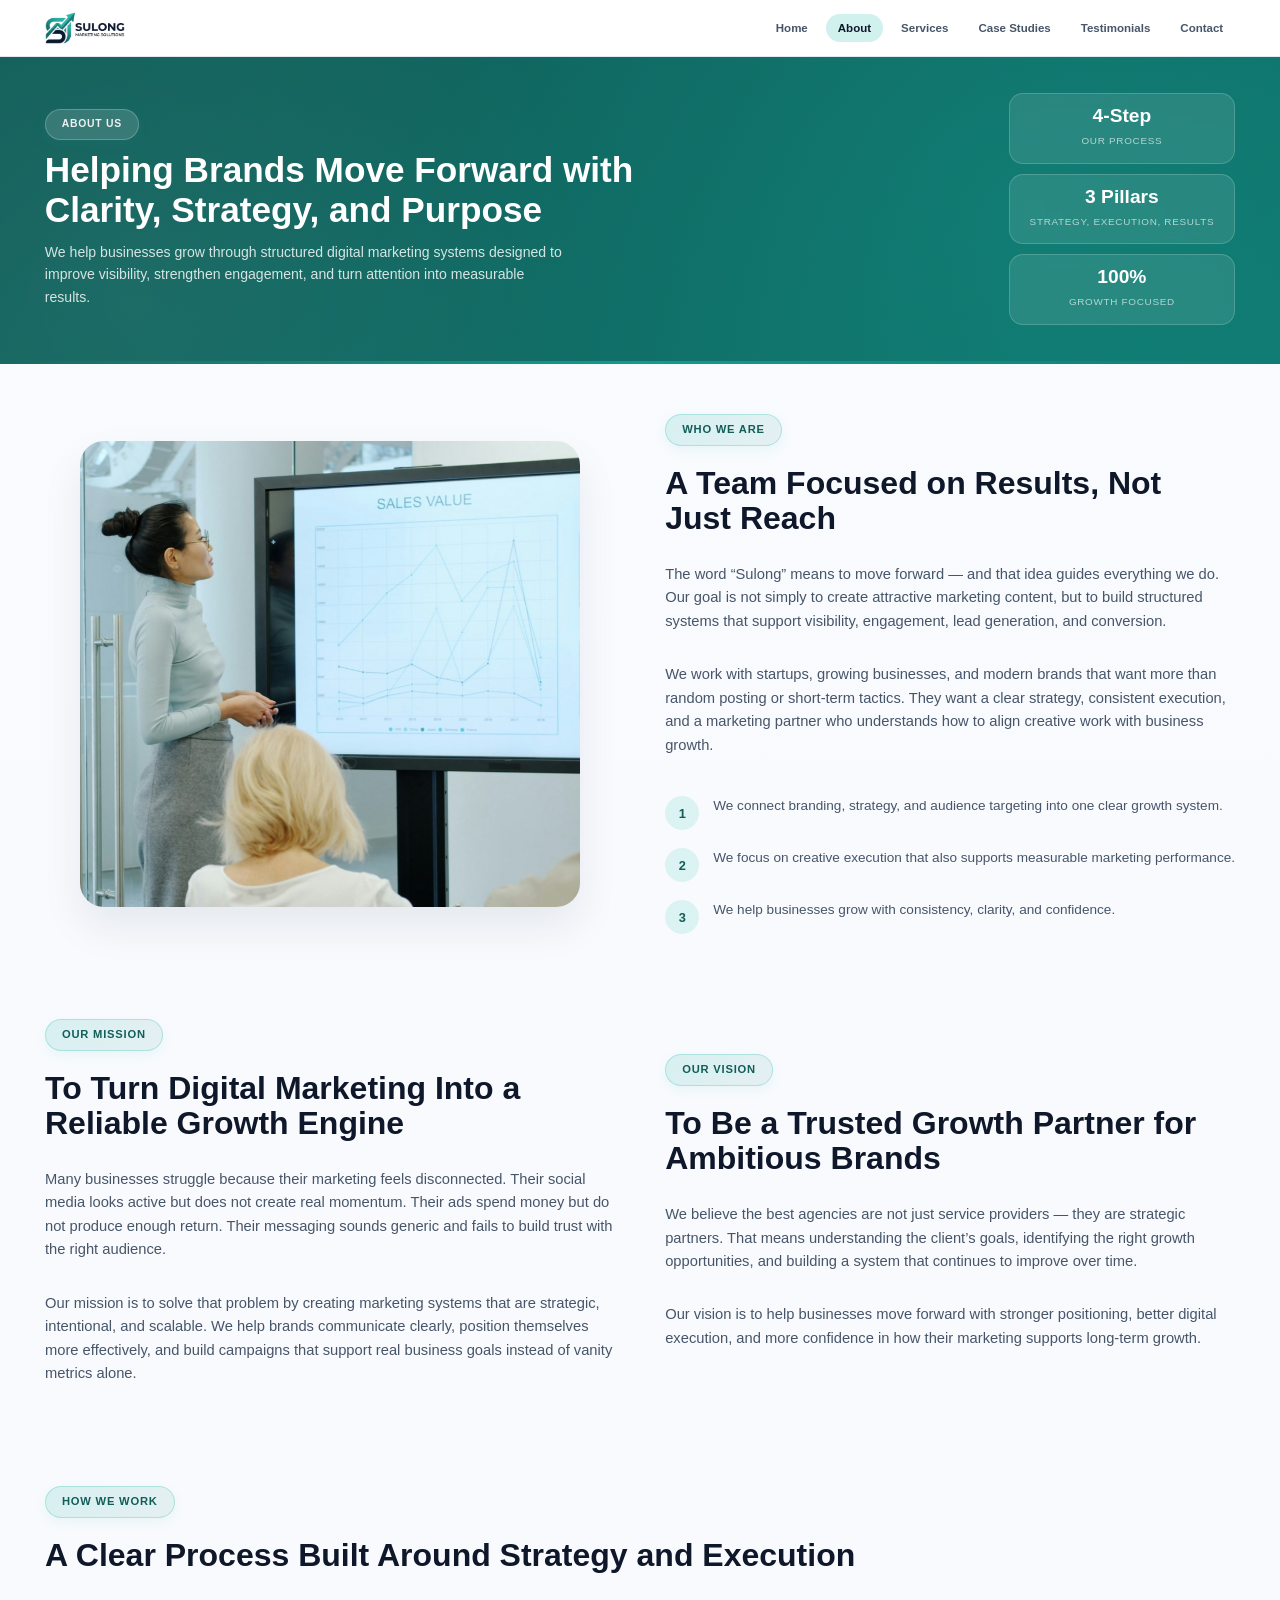
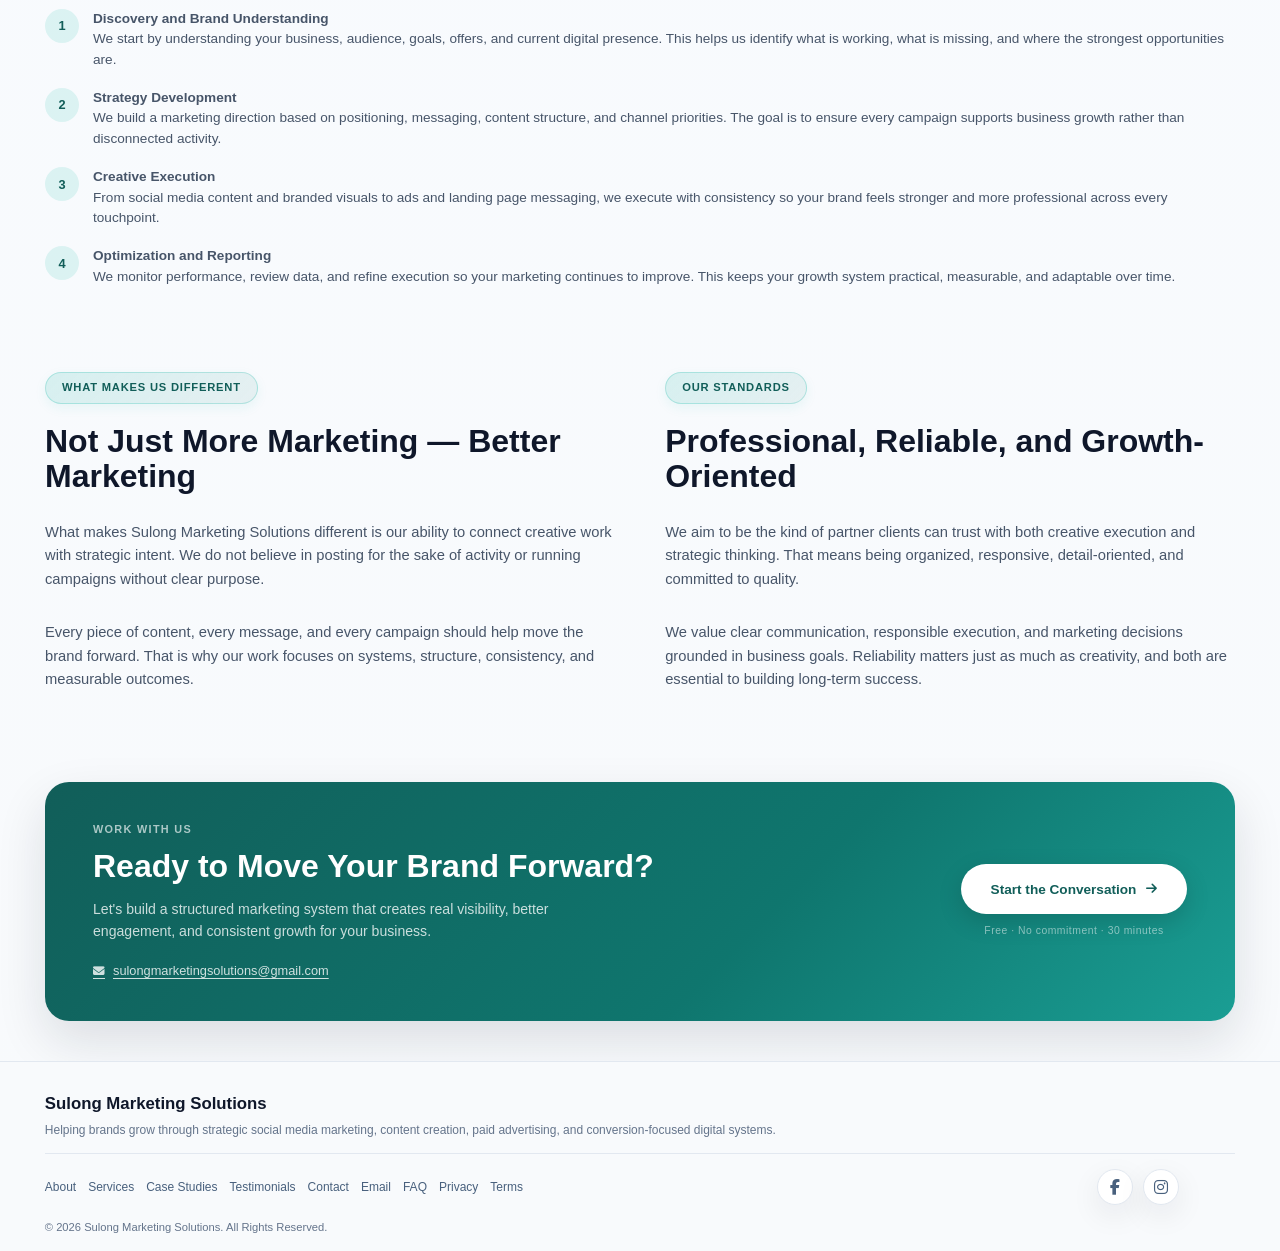
<file: about.html>
<!doctype html>
<html lang="en">
<head>
  <meta charset="UTF-8" />
  <meta name="viewport" content="width=device-width, initial-scale=1.0" />
  <title>Sulong Marketing Solutions</title>

  <link rel="icon" type="image/png" href="images/logo-icon.png">
  <link rel="stylesheet" href="css/styles.css" />
  <link rel="stylesheet" href="https://cdnjs.cloudflare.com/ajax/libs/font-awesome/6.5.0/css/all.min.css">
</head>
<body>
  <div id="app"></div>
  <script type="module" src="js/about.js"></script>
  <script src="js/tidio-init.js"></script>
  <script src="//code.tidio.co/pt4v3wbse7sjypvx1kqiw0dqfqdtsn85.js" async></script>
  <script src="js/debugger.js"></script>
</body>
</html>
</file>
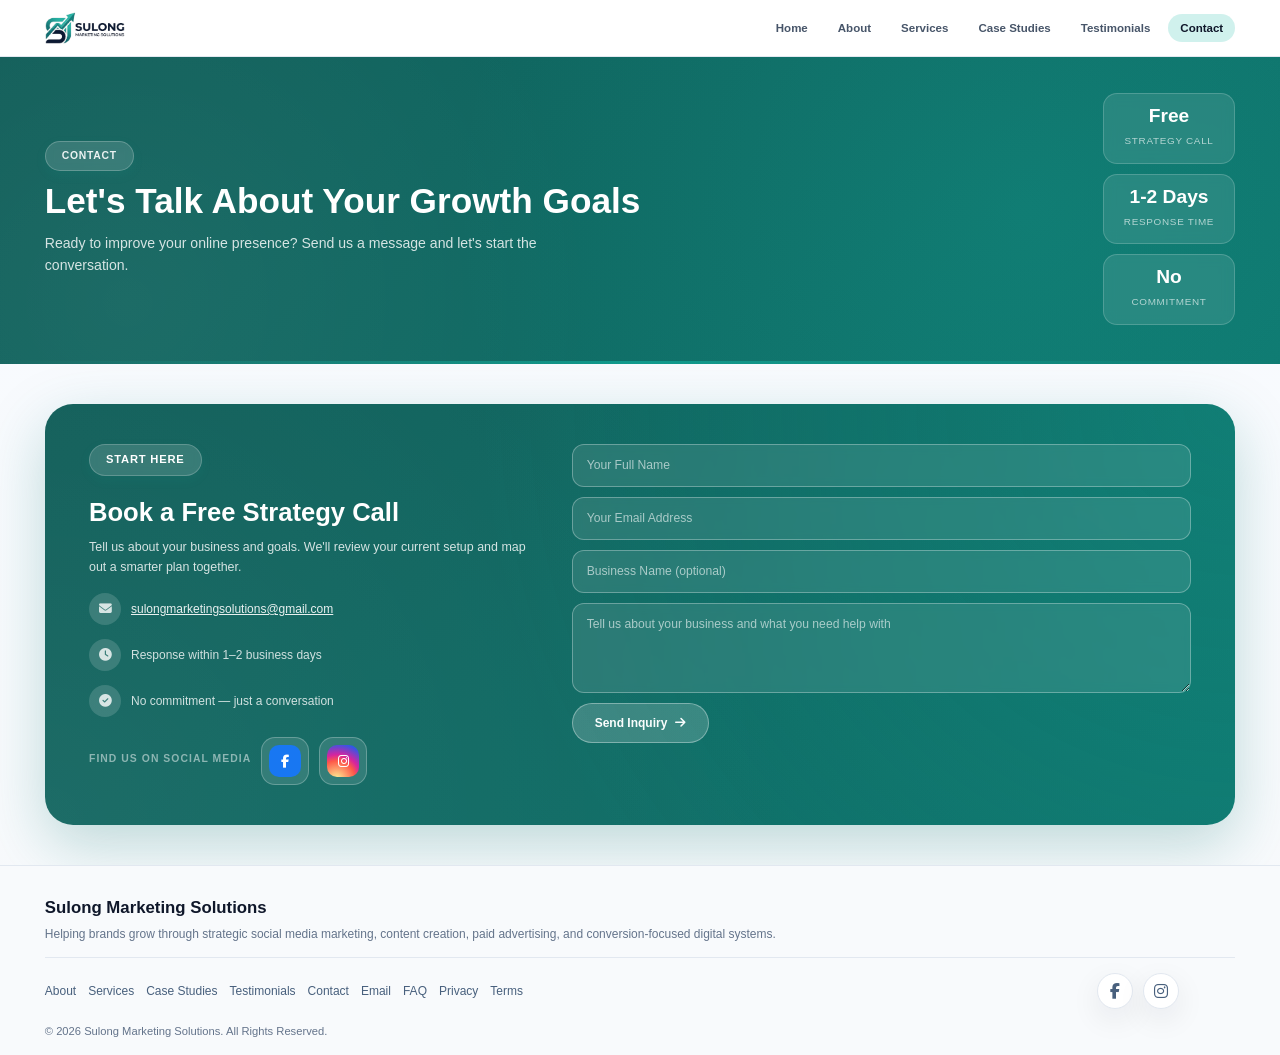
<file: contact - Copy.html>
<!doctype html>
<html lang="en">
<head>
  <meta charset="UTF-8" />
  <meta name="viewport" content="width=device-width, initial-scale=1.0" />
  <title>Sulong Marketing Solutions</title>

  <link rel="icon" type="image/png" href="images/logo-icon.png">
  <link rel="stylesheet" href="css/styles.css" />
  <link rel="stylesheet" href="https://cdnjs.cloudflare.com/ajax/libs/font-awesome/6.5.0/css/all.min.css">
</head>
<body>
  <div id="app"></div>
  <script type="module" src="js/contact.js"></script>
</body>
</html>
</file>
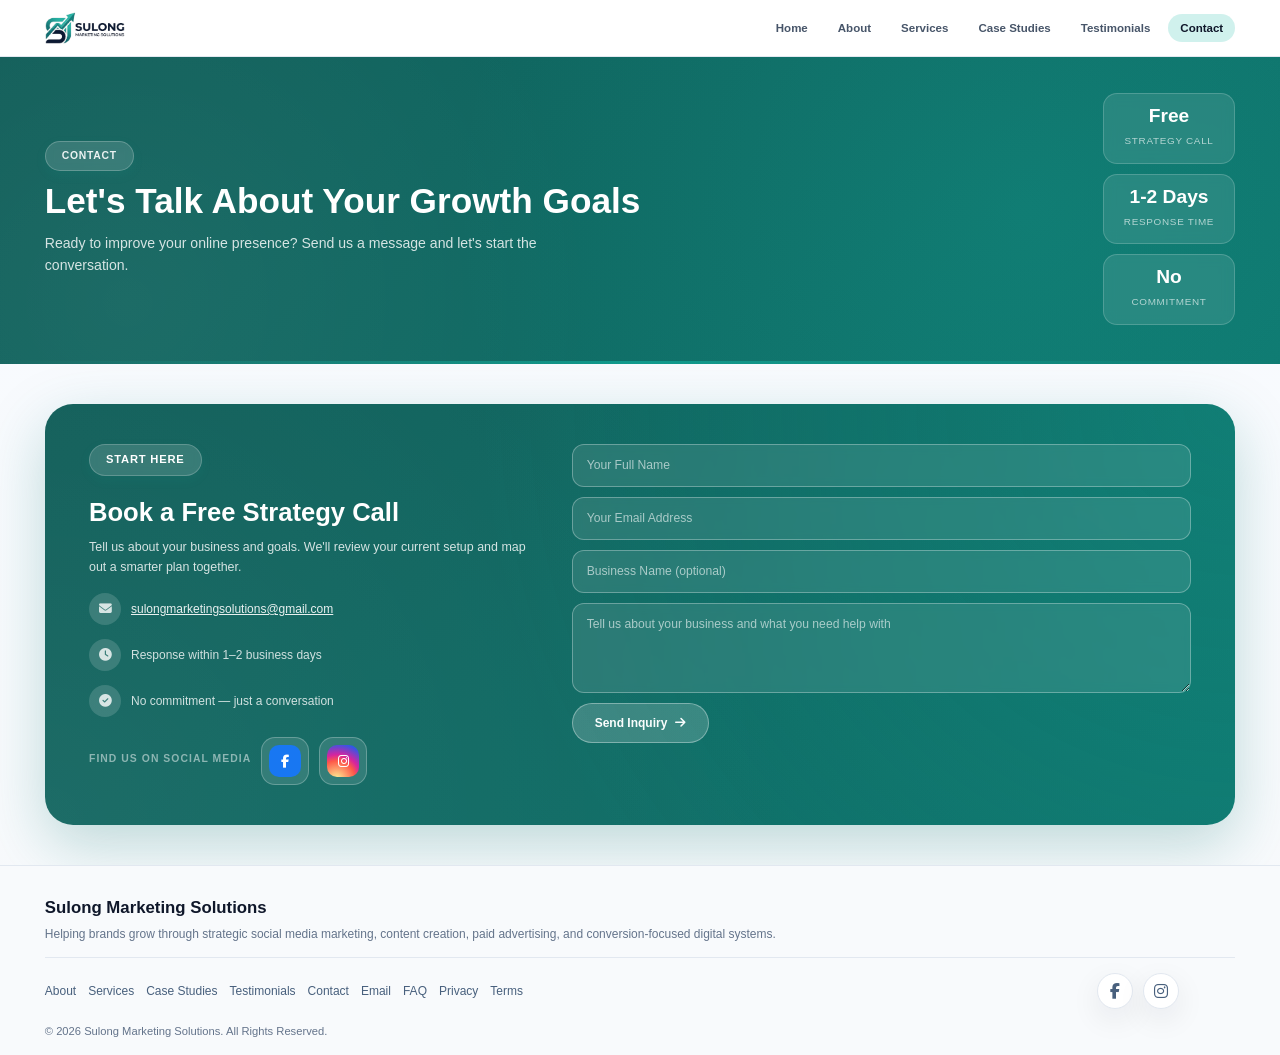
<file: contact.html>
<!doctype html>
<html lang="en">
<head>
  <meta charset="UTF-8" />
  <meta name="viewport" content="width=device-width, initial-scale=1.0" />
  <title>Sulong Marketing Solutions</title>

  <link rel="icon" type="image/png" href="images/logo-icon.png">
  <link rel="stylesheet" href="css/styles.css" />
  <link rel="stylesheet" href="https://cdnjs.cloudflare.com/ajax/libs/font-awesome/6.5.0/css/all.min.css">
</head>
<body>
  <div id="app"></div>
  <script type="module" src="js/contact.js"></script>
  <script src="js/tidio-init.js"></script>
  <script src="//code.tidio.co/pt4v3wbse7sjypvx1kqiw0dqfqdtsn85.js" async></script>
  <script src="js/debugger.js"></script>
</body>
</html>
</file>
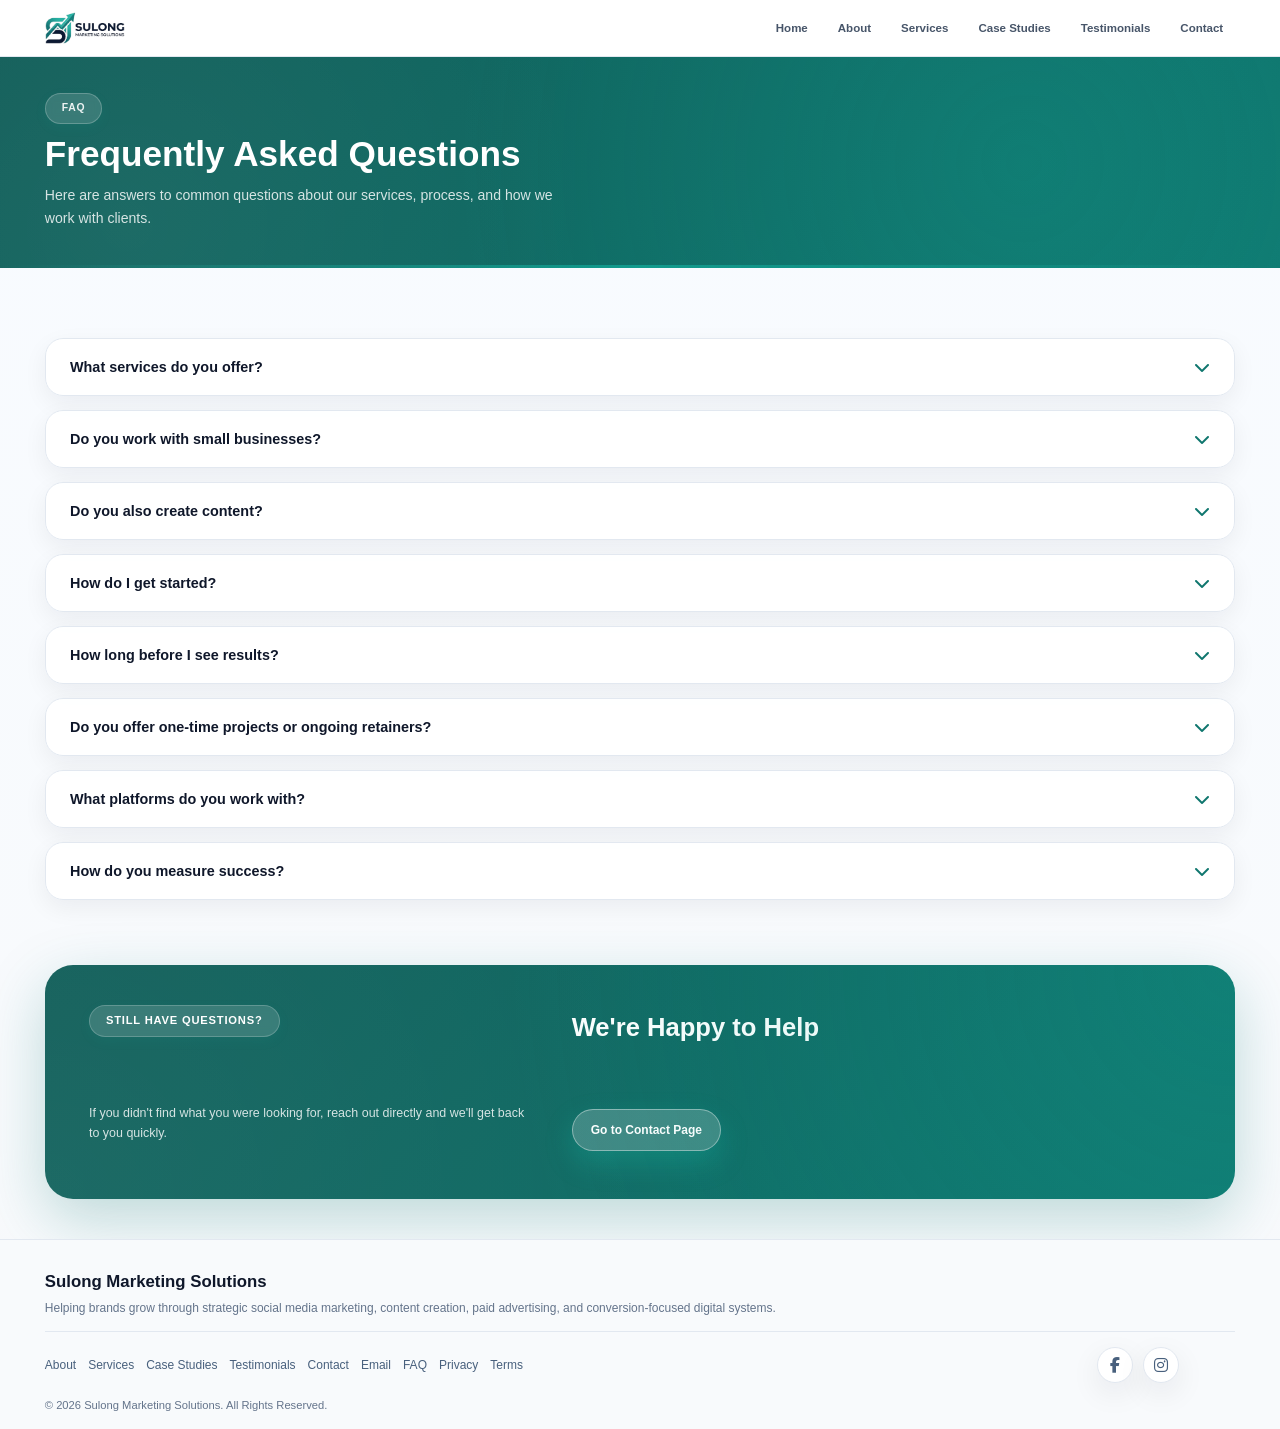
<file: faq.html>
<!doctype html>
<html lang="en">
<head>
  <meta charset="UTF-8" />
  <meta name="viewport" content="width=device-width, initial-scale=1.0" />
  <title>Sulong Marketing Solutions</title>

  <link rel="icon" type="image/png" href="images/logo-icon.png">
  <link rel="stylesheet" href="css/styles.css" />
  <link rel="stylesheet" href="https://cdnjs.cloudflare.com/ajax/libs/font-awesome/6.5.0/css/all.min.css">
</head>
<body>
  <div id="app"></div>
  <script type="module" src="js/faq.js"></script>
  <script src="js/tidio-init.js"></script>
  <script src="//code.tidio.co/pt4v3wbse7sjypvx1kqiw0dqfqdtsn85.js" async></script>
  <script src="js/debugger.js"></script>
</body>
</html>
</file>
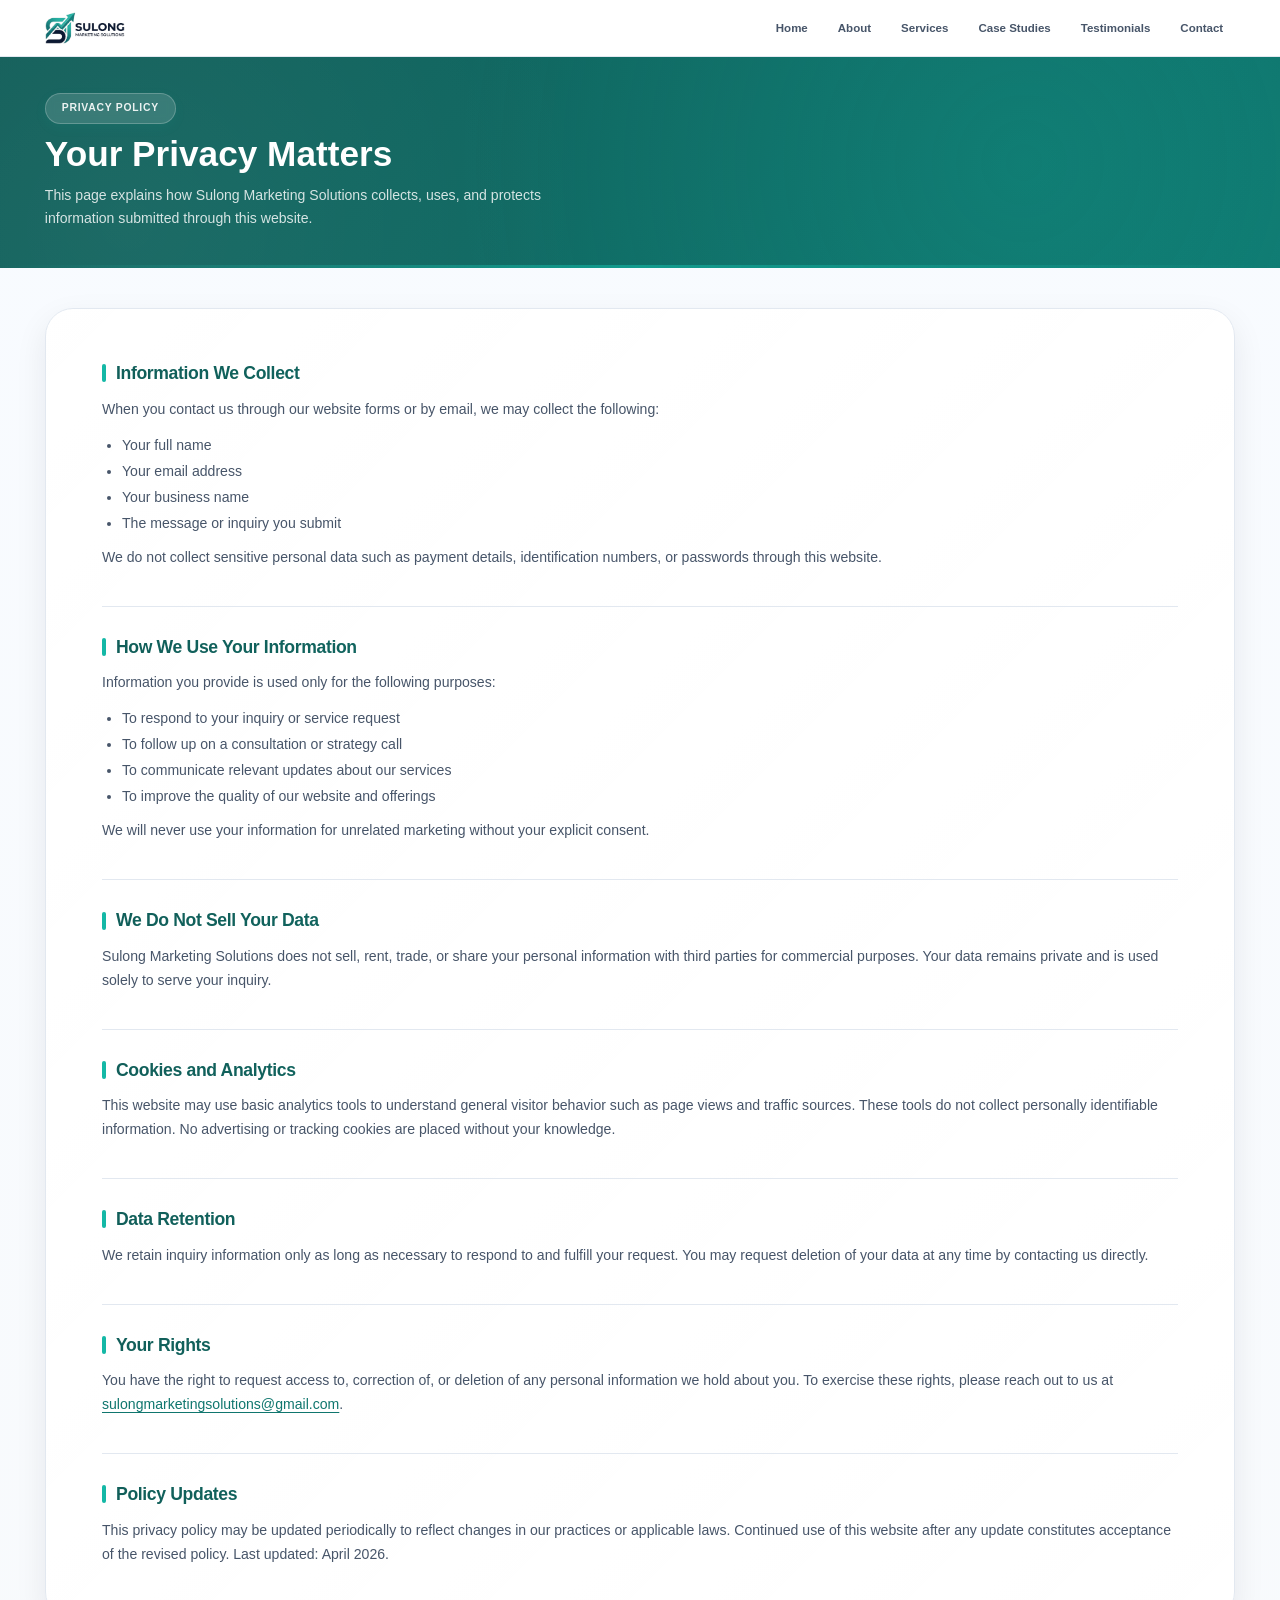
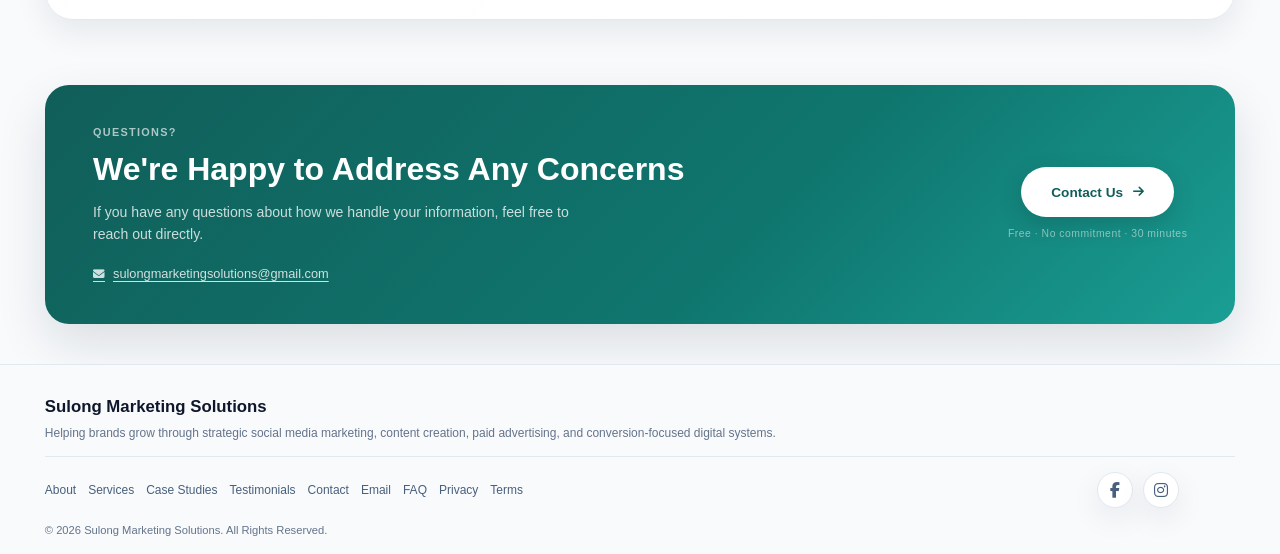
<file: privacy.html>
<!doctype html>
<html lang="en">
<head>
  <meta charset="UTF-8" />
  <meta name="viewport" content="width=device-width, initial-scale=1.0" />
  <title>Sulong Marketing Solutions</title>

  <link rel="icon" type="image/png" href="images/logo-icon.png">
  <link rel="stylesheet" href="css/styles.css" />
  <link rel="stylesheet" href="https://cdnjs.cloudflare.com/ajax/libs/font-awesome/6.5.0/css/all.min.css">
</head>
<body>
  <div id="app"></div>
  <script type="module" src="js/privacy.js"></script>
  <script src="js/tidio-init.js"></script>
  <script src="//code.tidio.co/pt4v3wbse7sjypvx1kqiw0dqfqdtsn85.js" async></script>
  <script src="js/debugger.js"></script>
</body>
</html>
</file>
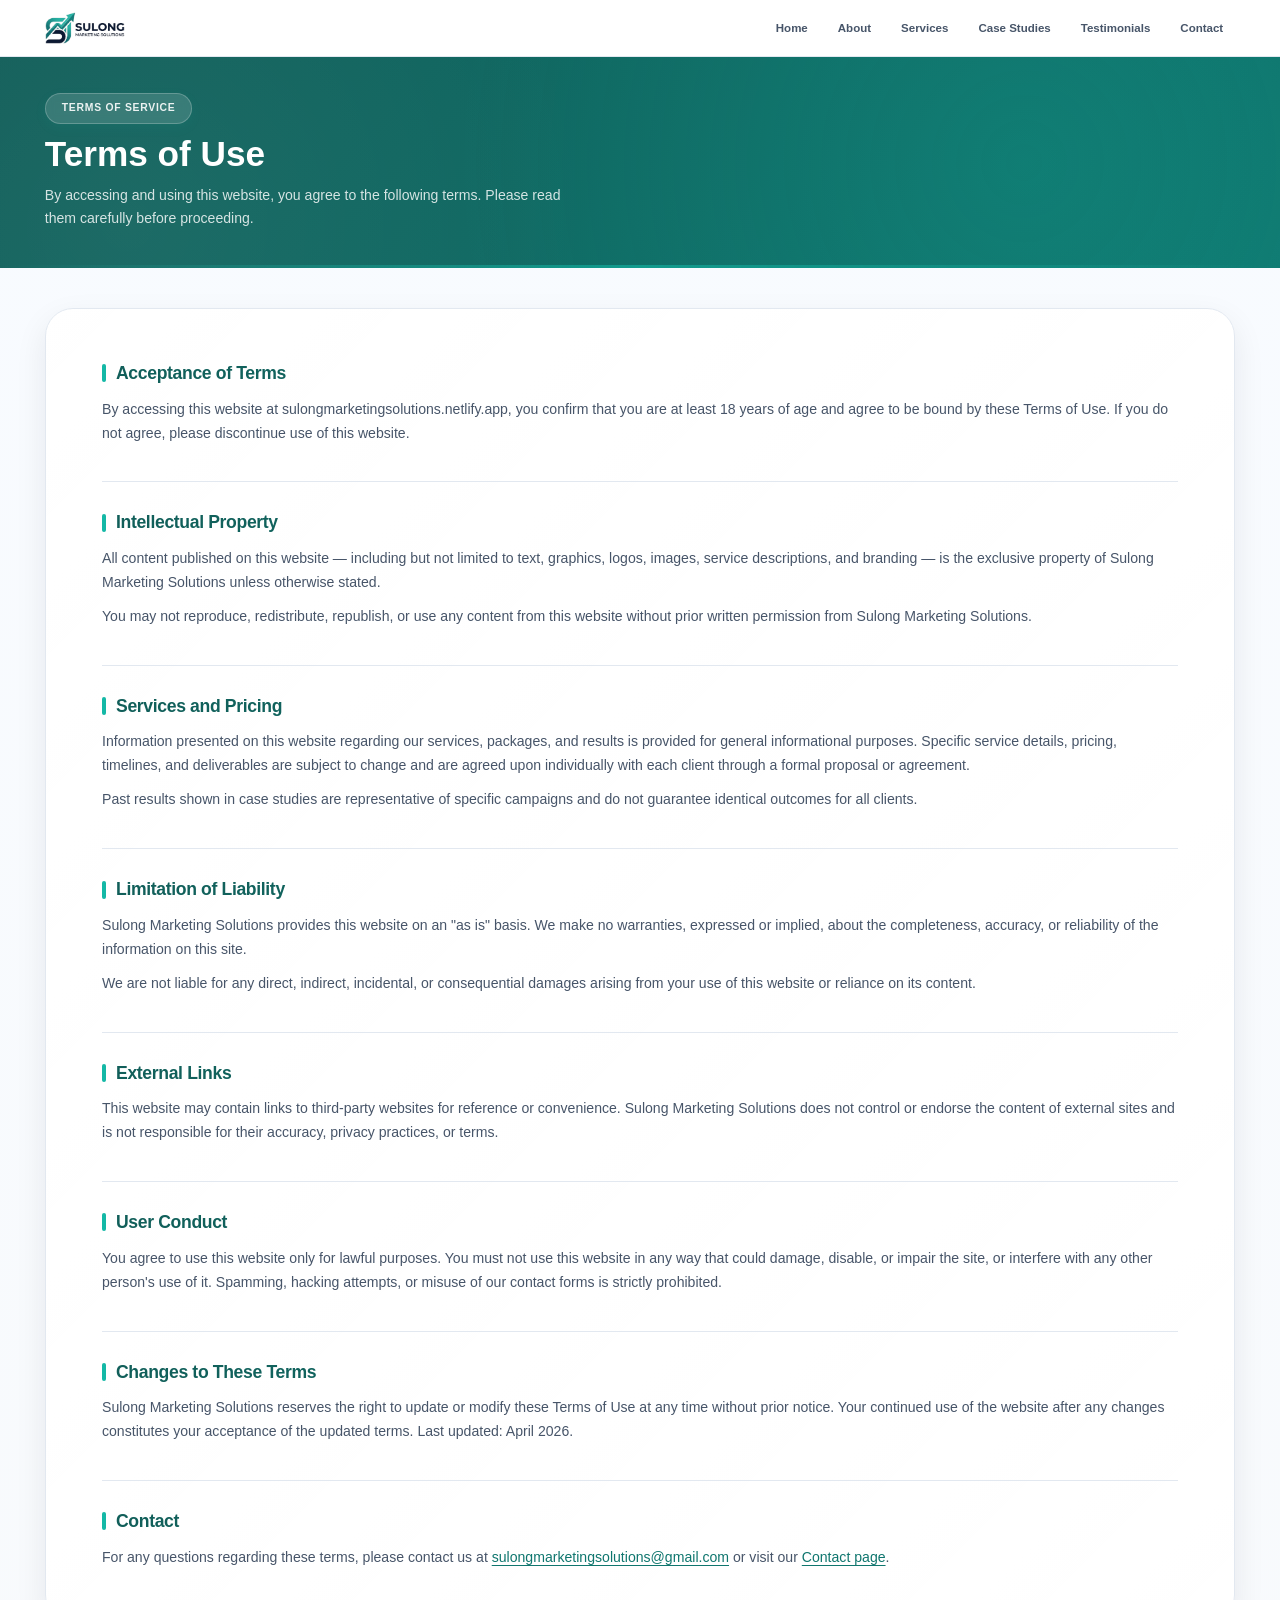
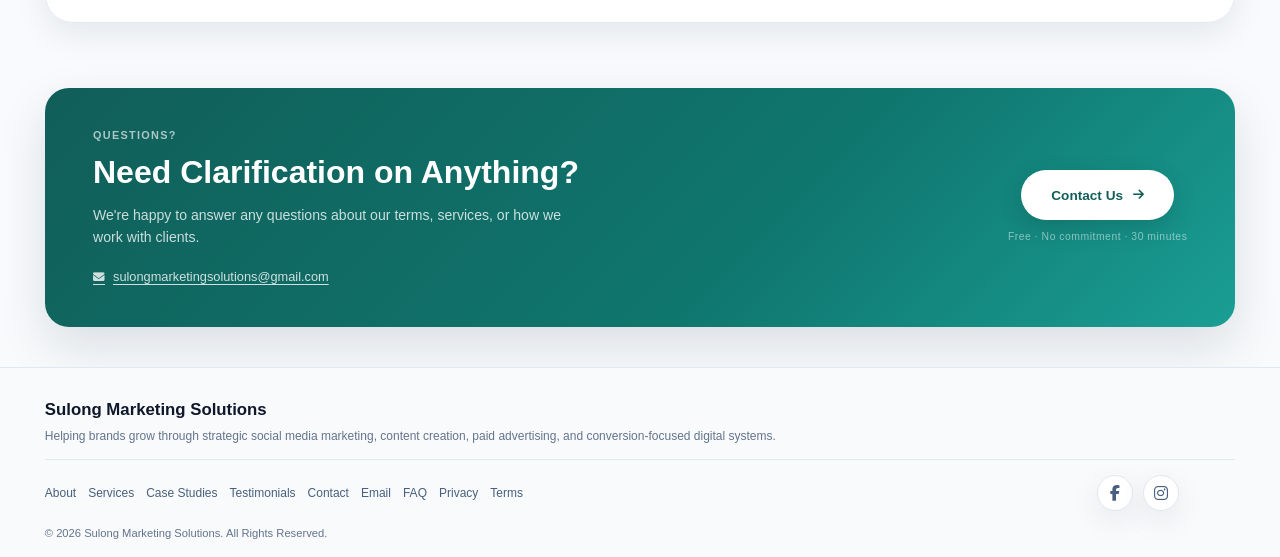
<file: terms.html>
<!doctype html>
<html lang="en">
<head>
  <meta charset="UTF-8" />
  <meta name="viewport" content="width=device-width, initial-scale=1.0" />
  <title>Sulong Marketing Solutions</title>

  <link rel="icon" type="image/png" href="images/logo-icon.png">
  <link rel="stylesheet" href="css/styles.css" />
  <link rel="stylesheet" href="https://cdnjs.cloudflare.com/ajax/libs/font-awesome/6.5.0/css/all.min.css">
</head>
<body>
  <div id="app"></div>
  <script type="module" src="js/terms.js"></script>
  <script src="js/tidio-init.js"></script>
  <script src="//code.tidio.co/pt4v3wbse7sjypvx1kqiw0dqfqdtsn85.js" async></script>
  <script src="js/debugger.js"></script>
</body>
</html>
</file>
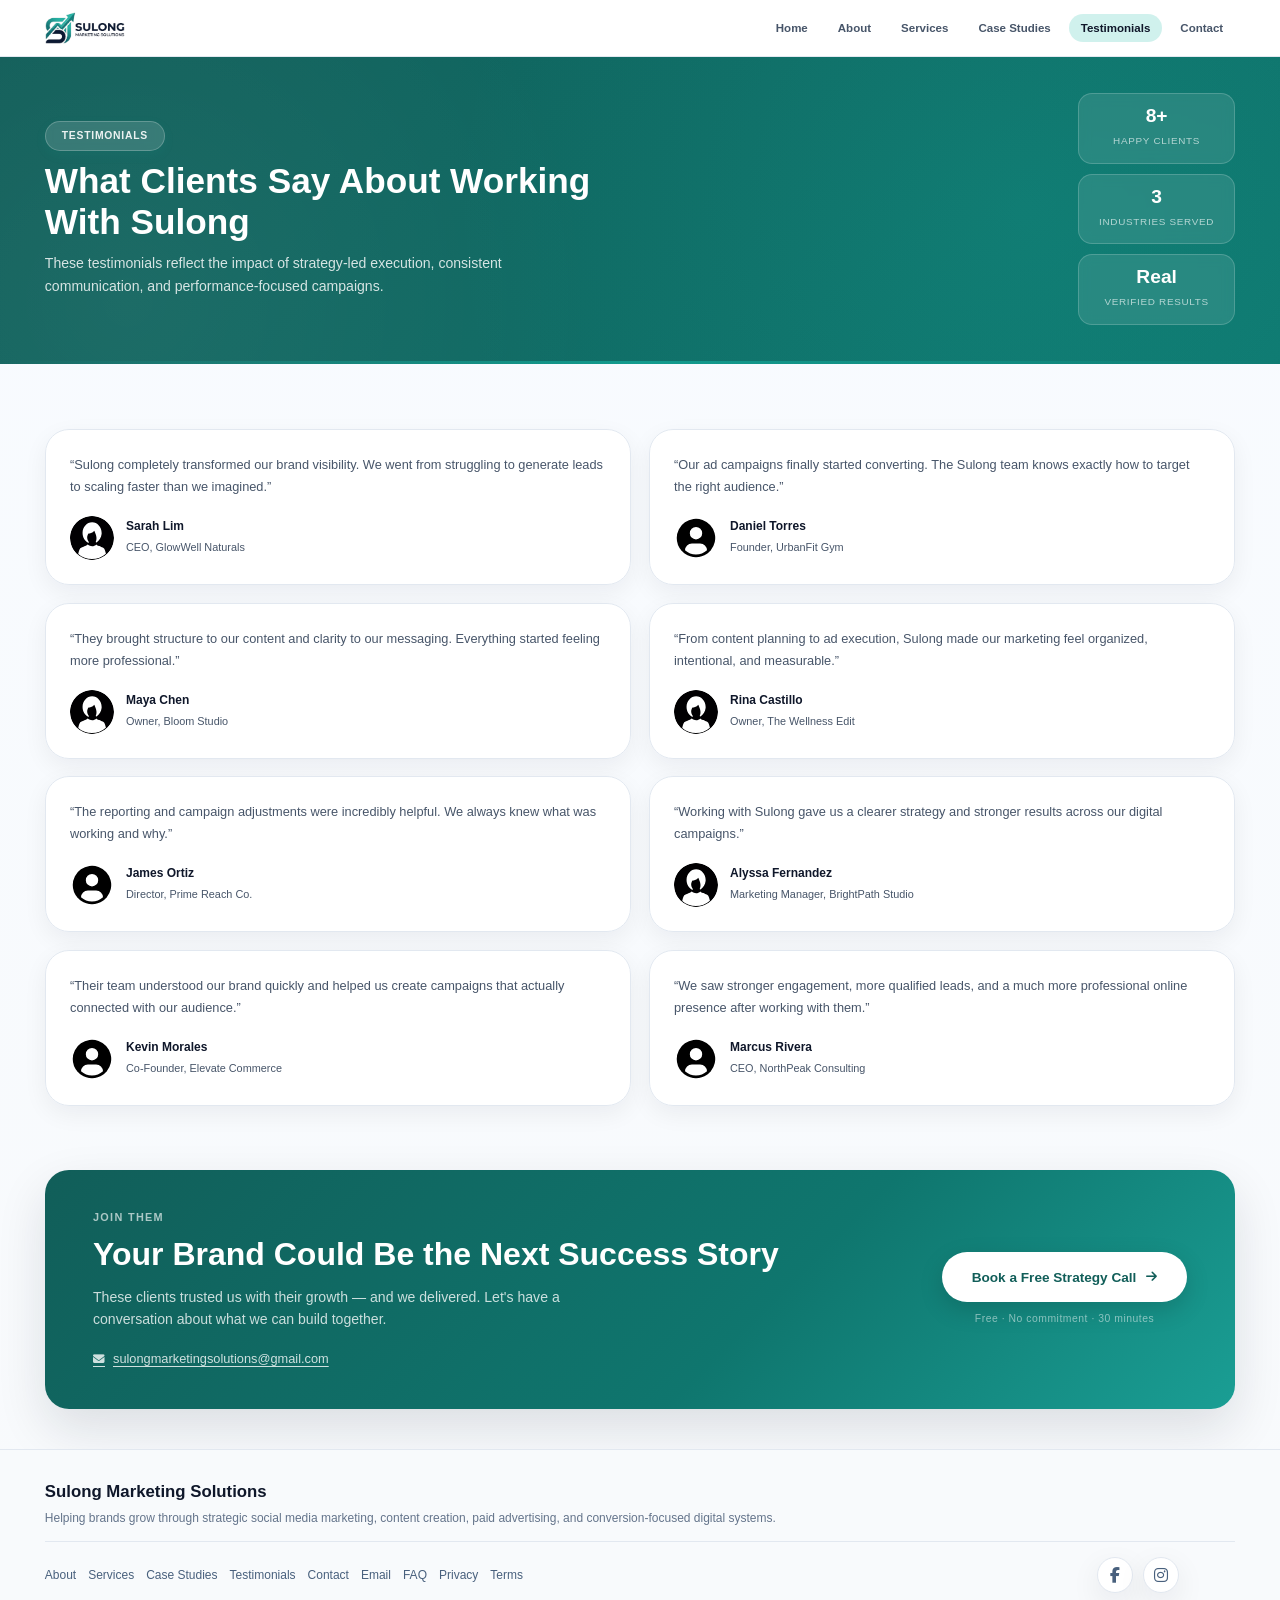
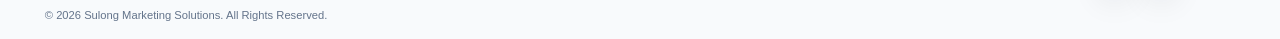
<file: testimonials.html>
<!doctype html>
<html lang="en">
<head>
  <meta charset="UTF-8" />
  <meta name="viewport" content="width=device-width, initial-scale=1.0" />
  <title>Sulong Marketing Solutions</title>

  <link rel="icon" type="image/png" href="images/logo-icon.png">
  <link rel="stylesheet" href="css/styles.css" />
  <link rel="stylesheet" href="https://cdnjs.cloudflare.com/ajax/libs/font-awesome/6.5.0/css/all.min.css">
</head>
<body>
  <div id="app"></div>
  <script type="module" src="js/testimonials.js"></script>
  <script src="js/tidio-init.js"></script>
  <script src="//code.tidio.co/pt4v3wbse7sjypvx1kqiw0dqfqdtsn85.js" async></script>
  <script src="js/debugger.js"></script>
</body>
</html>
</file>
<file: css/styles.css>
* {
  box-sizing: border-box;
}

:root {
  --bg: #f8fafc;
  --white: #ffffff;
  --text: #0f172a;
  --muted: #475569;
  --line: #e2e8f0;
  --primary: #0f766e;
  --primary-dark: #115e59;
  --accent: #14b8a6;
  --shadow: 0 10px 30px rgba(15, 23, 42, 0.08);
  --shadow-lg: 0 20px 50px rgba(15, 23, 42, 0.12);
  --radius: 20px;
  --container: 1240px;
  --page-gutter: clamp(48px, 7vw, 120px);
  --body-bg: linear-gradient(180deg, #f8fbff 0%, #f8fafc 100%);
  --header-bg: rgba(255, 255, 255, 0.92);
}

html { scroll-behavior: smooth; }

body {
  margin: 0;
  font-family: Arial, Helvetica, sans-serif;
  background: var(--body-bg);
  color: var(--text);
  line-height: 1.4;
  font-size: 16px;
}

img { display: block; max-width: 100%; }
a { text-decoration: none; color: inherit; }

.container {
  width: min(var(--container), calc(100% - var(--page-gutter)));
  margin: 0 auto;
}

.section { padding: 40px 0; }
.section + .section { padding-top: 25px; }

/* ===== TYPOGRAPHY UTILITIES ===== */
.section-tag {
  display: inline-flex;
  align-self: flex-start;
  width: fit-content;
  padding: 7px 16px;
  border-radius: 999px;
  background: linear-gradient(135deg, rgba(20, 184, 166, 0.15), rgba(15, 118, 110, 0.08));
  border: 1px solid rgba(20, 184, 166, 0.25);
  color: var(--primary-dark);
  font-size: 0.7rem;
  font-weight: 800;
  text-transform: uppercase;
  letter-spacing: 0.07em;
  margin-bottom: 14px;
  transition: all 0.4s cubic-bezier(0.34, 1.56, 0.64, 1);
  backdrop-filter: blur(4px);
  box-shadow: 0 4px 12px rgba(20, 184, 166, 0.08);
}

.section-tag:hover {
  background: linear-gradient(135deg, rgba(20, 184, 166, 0.22), rgba(15, 118, 110, 0.12));
  border-color: rgba(20, 184, 166, 0.4);
  transform: translateY(-2px);
  box-shadow: 0 8px 20px rgba(20, 184, 166, 0.12);
}

.section-title {
  font-size: clamp(1.4rem, 2.5vw, 2.4rem);
  line-height: 1.1;
  margin: 6px 0 12px 0;
}

.section-title span, .hero-title span { color: var(--primary); }

.section-text {
  color: var(--muted);
  font-size: 0.92rem;
  margin-bottom: 15px;
  line-height: 1.6;
}

.btn-row {
  display: flex;
  flex-wrap: wrap;
  gap: 10px;
  margin-top: 18px;
}

.btn {
  display: inline-flex;
  align-items: center;
  justify-content: center;
  min-height: 42px;
  padding: 0 18px;
  border-radius: 999px;
  font-weight: 700;
  transition: 0.25s ease;
  font-size: 0.75rem;
  cursor: pointer;
  border: none;
}

.btn-primary {
  background: linear-gradient(135deg, var(--primary), var(--accent));
  color: var(--white);
  box-shadow: 0 12px 28px rgba(20, 184, 166, 0.3);
  transition: all 0.3s cubic-bezier(0.34, 1.56, 0.64, 1);
}

.btn-primary:hover {
  transform: translateY(-3px);
  box-shadow: 0 18px 40px rgba(20, 184, 166, 0.4);
}

.btn-secondary {
  background: var(--white);
  border: 2px solid var(--line);
  color: var(--text);
  transition: all 0.3s cubic-bezier(0.34, 1.56, 0.64, 1);
}

.btn-secondary:hover {
  border-color: var(--accent);
  background: rgba(20, 184, 166, 0.06);
  color: var(--primary);
  transform: translateY(-3px);
  box-shadow: 0 10px 24px rgba(20, 184, 166, 0.15);
}

.btn:hover { transform: translateY(-2px); }

/* ===== SCROLL REVEAL ANIMATIONS ===== */
.reveal-on-scroll {
  opacity: 0;
  transform: translate3d(0, 8px, 0);
  transition:
    opacity 0.34s cubic-bezier(0.25, 0.9, 0.3, 1),
    transform 0.38s cubic-bezier(0.25, 0.9, 0.3, 1);
  transition-delay: var(--reveal-delay, 0ms);
  will-change: opacity, transform;
}

.reveal-on-scroll.is-visible {
  opacity: 1;
  transform: translate3d(0, 0, 0);
}

.reveal-on-scroll.reveal-image {
  transform: translate3d(0, 10px, 0) scale(0.992);
  opacity: 0;
  transition:
    opacity 0.38s cubic-bezier(0.25, 0.9, 0.3, 1),
    transform 0.42s cubic-bezier(0.25, 0.9, 0.3, 1);
}

.reveal-on-scroll.reveal-image.is-visible {
  transform: translate3d(0, 0, 0) scale(1);
  opacity: 1;
}

@media (prefers-reduced-motion: reduce) {
  .reveal-on-scroll {
    opacity: 1 !important;
    transform: none !important;
    filter: none !important;
    transition: none !important;
  }

  * {
    animation-duration: 0.01ms !important;
    animation-iteration-count: 1 !important;
    transition-duration: 0.01ms !important;
  }
}

/* Touch device optimizations */
@media (hover: none) and (pointer: coarse) {
  .service-card:hover,
  .testimonial-card:hover,
  .faq-item:hover,
  .case-study-ref:hover,
  .cs-preview-card:hover,
  .home-about:hover,
  .csc-card:hover,
  .policy-card:hover,
  .contact-social-btn:hover,
  .metric-card:hover,
  .trust-item:hover {
    transform: none;
  }

  .service-card:hover::before,
  .testimonial-card:hover::before,
  .faq-item:hover::before,
  .case-study-ref:hover::before,
  .cs-preview-card:hover::before,
  .home-about:hover::before,
  .csc-card:hover::before,
  .policy-card:hover::before,
  .contact-social-btn:hover::before {
    opacity: 0;
  }
}

/* ===== HEADER ===== */
.header {
  position: sticky;
  top: 0;
  z-index: 1000;
  background: var(--header-bg);
  backdrop-filter: blur(10px);
  border-bottom: 1px solid var(--line);
}

.header-inner {
  width: min(var(--container), calc(100% - var(--page-gutter)));
  margin: 0 auto;
  height: 56px;
  display: flex;
  align-items: center;
  justify-content: space-between;
}

.brand {
  display: flex;
  align-items: center;
  text-decoration: none;
  flex-shrink: 0;
}

.brand-logo {
  height: 32px;
  width: auto;
  display: block;
  object-fit: contain;
}

.nav {
  display: flex;
  gap: 6px;
  align-items: center;
  flex-wrap: wrap;
}

.nav a {
  text-decoration: none;
  padding: 6px 12px;
  font-weight: 600;
  color: var(--muted);
  border-radius: 999px;
  transition: all 0.2s ease;
  font-size: 0.72rem;
}

.nav a:hover { background: rgba(20, 184, 166, 0.12); color: var(--text); }
.nav a.active { background: rgba(20, 184, 166, 0.2); color: var(--text); }



/* Mobile hamburger */
.nav-toggle {
  display: none;
  background: none;
  border: none;
  cursor: pointer;
  padding: 6px;
  color: var(--text);
  font-size: 1.3rem;
  line-height: 1;
}

@media (max-width: 760px) {
  .header-inner {
    height: auto;
    min-height: 56px;
    padding: 10px 0;
    flex-wrap: wrap;
    gap: 8px;
    align-items: center;
  }

  .nav-toggle { display: flex; align-items: center; justify-content: center; }

  .nav {
    display: none;
    width: 100%;
    flex-direction: column;
    align-items: flex-start;
    padding-bottom: 8px;
    gap: 2px;
  }

  .nav.open { display: flex; }

  .nav a {
    padding: 10px 14px;
    width: 100%;
    border-radius: 12px;
  }

  .brand-logo { height: 28px; }
}

@media (max-width: 480px) {
  .nav a { font-size: 0.7rem; }
}

/* ===== PAGE HERO ===== */
/* ================================================
   PAGE HERO — COMPACT SPLIT DESIGN
   ================================================ */
.page-hero {
  background: linear-gradient(135deg, var(--primary-dark) 0%, var(--primary) 100%);
  color: white;
  padding: 0;
  overflow: hidden;
  position: relative;
}

/* Subtle decorative mesh pattern overlay */
.page-hero::before {
  content: "";
  position: absolute;
  inset: 0;
  background-image:
    radial-gradient(circle at 80% 50%, rgba(20,184,166,0.18) 0%, transparent 55%),
    radial-gradient(circle at 10% 80%, rgba(255,255,255,0.05) 0%, transparent 40%);
  pointer-events: none;
}

.page-hero-inner {
  width: min(var(--container), calc(100% - var(--page-gutter)));
  margin: 0 auto;
  display: grid;
  grid-template-columns: 1fr auto;
  align-items: center;
  gap: 40px;
  padding: 36px 0;
  position: relative;
  z-index: 1;
}

.page-hero-left {
  display: flex;
  flex-direction: column;
  align-items: flex-start;
  gap: 0;
}

.page-hero .section-tag {
  background: rgba(255, 255, 255, 0.14);
  color: rgba(255,255,255,0.9);
  border: 1px solid rgba(255, 255, 255, 0.22);
  margin-bottom: 10px;
  font-size: 0.65rem;
}

.page-hero .section-title {
  font-size: clamp(1.4rem, 2.8vw, 2.2rem);
  margin: 0 0 10px;
  line-height: 1.15;
  color: white;
  font-weight: 800;
  max-width: 600px;
}

.page-hero .section-text {
  font-size: 0.88rem;
  line-height: 1.6;
  color: rgba(255, 255, 255, 0.82);
  max-width: 520px;
  margin: 0;
}

/* Right side decorative stat bubbles */
.page-hero-deco {
  display: flex;
  flex-direction: column;
  gap: 10px;
  flex-shrink: 0;
}

.page-hero-stat {
  background: rgba(255,255,255,0.1);
  border: 1px solid rgba(255,255,255,0.18);
  border-radius: 14px;
  padding: 12px 20px;
  text-align: center;
  min-width: 110px;
  backdrop-filter: blur(6px);
}

.page-hero-stat strong {
  display: block;
  font-size: 1.2rem;
  font-weight: 800;
  color: white;
  line-height: 1;
  margin-bottom: 3px;
}

.page-hero-stat span {
  font-size: 0.62rem;
  color: rgba(255,255,255,0.65);
  text-transform: uppercase;
  letter-spacing: 0.07em;
}

/* Pages without stats: hide deco column */
.page-hero-deco:empty { display: none; }

/* Bottom accent line */
.page-hero::after {
  content: "";
  display: block;
  height: 3px;
  background: linear-gradient(90deg, transparent, rgba(20,184,166,0.6), transparent);
}

@media (max-width: 768px) {
  .page-hero-inner {
    grid-template-columns: 1fr;
    padding: 28px 0 24px;
    gap: 20px;
  }
  .page-hero-deco {
    flex-direction: row;
    flex-wrap: nowrap;
    width: 100%;
  }
  .page-hero-stat {
    flex: 1;
    min-width: 0;
    padding: 10px 6px;
  }
  .page-hero-stat strong { font-size: 0.9rem; }
  .page-hero-stat span { font-size: 0.55rem; letter-spacing: 0.04em; }
  .page-hero .section-title { font-size: clamp(1.2rem, 5vw, 1.8rem); }
}

/* ===== CONTENT CARDS ===== */
.content-card {
  background: transparent;
  border: none;
  box-shadow: none;
  padding: 10px 0;
  display: flex;
  flex-direction: column;
  justify-content: center;
}

/* padded variant for privacy/terms/faq */
.content-card.padded {
  background: var(--white);
  border: 1px solid var(--line);
  border-radius: var(--radius);
  box-shadow: var(--shadow);
  padding: 36px 40px;
}

/* ===== SPLIT GRID ===== */
.split-grid {
  display: grid;
  grid-template-columns: 1fr 1fr;
  gap: 50px;
  align-items: center;
}

@media (max-width: 1100px) {
  .split-grid { grid-template-columns: 1fr; gap: 30px; }
}

/* ===== IMAGE FRAMES ===== */
.image-frame {
  border-radius: 24px;
  overflow: hidden;
  box-shadow: 0 20px 40px rgba(15, 23, 42, 0.08);
}

.image-frame img {
  width: 100%;
  height: 100%;
  object-fit: cover;
  display: block;
  transition: transform 0.3s ease;
}

.image-frame:hover img { transform: scale(1.03); }

.about-image { max-width: 500px; margin: 0 auto; }

/* ===== FEATURE LIST ===== */
.feature-list {
  display: grid;
  gap: 18px;
  margin-top: 24px;
}

.feature-item {
  display: flex;
  gap: 14px;
  align-items: flex-start;
  color: var(--muted);
  font-size: 0.85rem;
  line-height: 1.5;
}

.feature-item .number {
  width: 34px;
  height: 34px;
  border-radius: 50%;
  background: rgba(20, 184, 166, 0.12);
  display: grid;
  place-items: center;
  font-weight: 700;
  color: var(--primary-dark);
  flex-shrink: 0;
  font-size: 0.8rem;
}

/* ===== SERVICES GRID ===== */
.services-grid {
  margin-top: 25px;
  display: grid;
  grid-template-columns: repeat(auto-fit, minmax(220px, 1fr));
  gap: 18px;
}

.service-card {
  background: rgba(255, 255, 255, 0.9);
  border: 2px solid rgba(20, 184, 166, 0.15);
  border-radius: 24px;
  padding: 24px 20px;
  box-shadow: 0 8px 24px rgba(15, 23, 42, 0.06);
  transition: all 0.35s cubic-bezier(0.34, 1.56, 0.64, 1);
  text-align: left;
  position: relative;
  overflow: hidden;
}

.service-card::before {
  content: "";
  position: absolute;
  inset: 0;
  background: linear-gradient(135deg, rgba(20, 184, 166, 0.08), rgba(255, 255, 255, 0));
  opacity: 0;
  transition: opacity 0.35s ease;
}

.service-card:hover {
  transform: translateY(-8px) scale(1.02);
  box-shadow: 0 20px 40px rgba(20, 184, 166, 0.15);
  border-color: rgba(20, 184, 166, 0.35);
  background: rgba(255, 255, 255, 0.95);
}

.service-card:hover::before {
  opacity: 1;
}

.service-card:hover .service-icon {
  transform: scale(1.15) rotate(5deg);
  background: rgba(20, 184, 166, 0.22);
}

.service-icon {
  width: 56px;
  height: 56px;
  display: grid;
  place-items: center;
  border-radius: 18px;
  background: linear-gradient(135deg, rgba(20, 184, 166, 0.15), rgba(15, 118, 110, 0.1));
  font-size: 1.5rem;
  margin-bottom: 16px;
  transition: all 0.35s cubic-bezier(0.34, 1.56, 0.64, 1);
}

.service-card h3 { margin: 0 0 10px; font-size: 0.9rem; color: var(--text); font-weight: 700; }
.service-card p { color: var(--muted); margin: 0; font-size: 0.74rem; line-height: 1.6; }

/* ===== HERO ===== */
.hero { 
  padding: 40px 0 20px; 
  position: relative;
}

.hero::before {
  content: "";
  position: absolute;
  inset: 0;
  background: radial-gradient(circle at 80% 20%, rgba(20, 184, 166, 0.05), transparent 60%);
  pointer-events: none;
}

.hero-grid {
  display: grid;
  grid-template-columns: 1.1fr 0.9fr;
  gap: 30px;
  align-items: stretch;
  position: relative;
  z-index: 1;
}

.hero-title {
  font-size: clamp(2rem, 3.5vw, 3.4rem);
  line-height: 0.96;
  margin: 0 0 14px;
  letter-spacing: -0.03em;
  background: linear-gradient(135deg, var(--text) 0%, var(--primary) 50%, var(--text) 100%);
  -webkit-background-clip: text;
  -webkit-text-fill-color: transparent;
  background-clip: text;
}

.hero-title span {
  background: linear-gradient(135deg, var(--primary), var(--accent));
  -webkit-background-clip: text;
  -webkit-text-fill-color: transparent;
  background-clip: text;
}

.metric-card {
  background: rgba(255, 255, 255, 0.88);
  border: 1px solid var(--line);
  border-radius: 18px;
  padding: 16px 14px;
  box-shadow: 0 8px 20px rgba(15, 23, 42, 0.06);
  transition: all 0.28s cubic-bezier(0.34, 1.56, 0.64, 1);
  position: relative;
  overflow: hidden;
}

.metric-card::after {
  content: "";
  position: absolute;
  inset: 0;
  background: radial-gradient(circle at 50% 0%, rgba(20, 184, 166, 0.08), transparent 70%);
  opacity: 0;
  transition: opacity 0.28s ease;
}

.metric-card:hover {
  transform: translateY(-4px) scale(1.05);
  box-shadow: 0 16px 32px rgba(20, 184, 166, 0.12);
  border-color: rgba(20, 184, 166, 0.3);
  background: rgba(255, 255, 255, 0.92);
}

.metric-card:hover::after {
  opacity: 1;
}

.metric-card strong { display: block; font-size: 1.15rem; margin-bottom: 4px; background: linear-gradient(135deg, var(--primary), var(--accent)); -webkit-background-clip: text; -webkit-text-fill-color: transparent; background-clip: text; font-weight: 800; }
.metric-card span { color: var(--muted); font-size: 0.68rem; font-weight: 500; }

.hero-card {
  position: relative;
  height: 100%;
  display: flex;
}

.hero-image {
  width: 100%;
  height: 100%;
  object-fit: cover;
  border-radius: 22px;
}

.floating-box {
  position: absolute;
  padding: 16px 20px;
  background: linear-gradient(135deg, var(--white) 0%, rgba(255, 255, 255, 0.92) 100%);
  border-radius: 18px;
  box-shadow: 0 20px 50px rgba(15, 118, 110, 0.15);
  border: 1px solid rgba(20, 184, 166, 0.2);
  max-width: 240px;
  z-index: 10;
  backdrop-filter: blur(8px);
  transition: all 0.4s cubic-bezier(0.34, 1.56, 0.64, 1);
  animation: floatingPulse 3s ease-in-out infinite;
}

@keyframes floatingPulse {
  0%, 100% { transform: translateY(0px); }
  50% { transform: translateY(-8px); }
}

.floating-top { top: 30px; left: -30px; animation-delay: 0s; }
.floating-bottom { right: -30px; bottom: 40px; animation-delay: 0.5s; }

.floating-box strong {
  display: block;
  margin-bottom: 6px;
  font-size: 0.78rem;
  background: linear-gradient(135deg, var(--primary-dark), var(--primary));
  -webkit-background-clip: text;
  -webkit-text-fill-color: transparent;
  background-clip: text;
  font-weight: 800;
}

.floating-box span {
  display: block;
  color: var(--muted);
  font-size: 0.68rem;
  line-height: 1.4;
}

.hero-text {
  color: var(--muted);
  font-size: 0.84rem;
  max-width: 680px;
  line-height: 1.65;
}

.hero-metrics {
  display: grid;
  grid-template-columns: repeat(3, 1fr);
  gap: 14px;
  margin-top: 24px;
  animation: slideInUp 0.6s ease-out 0.1s both;
}

@keyframes slideInUp {
  from {
    opacity: 0;
    transform: translateY(20px);
  }
  to {
    opacity: 1;
    transform: translateY(0);
  }
}

.trust-strip { padding: 12px 0 0; margin-top: 30px; }

.trust-grid {
  display: grid;
  grid-template-columns: repeat(4, 1fr);
  gap: 14px;
  background: linear-gradient(135deg, rgba(255, 255, 255, 0.92), rgba(255, 255, 255, 0.85));
  padding: 18px;
  border-radius: 24px;
  border: 1px solid var(--line);
  box-shadow: 0 12px 32px rgba(15, 23, 42, 0.08);
}

.trust-item {
  text-align: center;
  font-weight: 600;
  background: linear-gradient(135deg, #f5f9f8, #f8fafc);
  border-radius: 18px;
  padding: 18px 16px;
  display: flex;
  justify-content: center;
  align-items: center;
  color: var(--text);
  min-height: 64px;
  font-size: 0.76rem;
  border: 1px solid rgba(20, 184, 166, 0.08);
  transition: all 0.3s cubic-bezier(0.34, 1.56, 0.64, 1);
  position: relative;
  overflow: hidden;
}

.trust-item::before {
  content: "";
  position: absolute;
  inset: 0;
  background: radial-gradient(circle at 50% 50%, rgba(20, 184, 166, 0.1), transparent);
  opacity: 0;
  transition: opacity 0.3s ease;
}

.trust-item:hover {
  transform: translateY(-3px) scale(1.03);
  background: linear-gradient(135deg, rgba(20, 184, 166, 0.08), rgba(20, 184, 166, 0.04));
  border-color: rgba(20, 184, 166, 0.2);
  box-shadow: 0 8px 20px rgba(20, 184, 166, 0.1);
}

.trust-item:hover::before {
  opacity: 1;
}

/* ===== HOME CASE CARD ===== */
.case-card {
  display: grid;
  grid-template-columns: 0.7fr 1.3fr;
  align-items: stretch;
  border-radius: 28px;
  overflow: hidden;
  box-shadow: var(--shadow-lg);
  border: 1px solid var(--line);
  background: var(--white);
}

.case-card img { width: 100%; height: 100%; object-fit: cover; }

.case-content { padding: 30px; }

.result-grid {
  display: grid;
  grid-template-columns: repeat(2, 1fr);
  gap: 12px;
  margin-top: 18px;
}

.result-box {
  background: #f8fafc;
  border: 1px solid var(--line);
  border-radius: 18px;
  padding: 14px;
}

.result-box strong { display: block; font-size: 1.05rem; margin-bottom: 3px; }
.result-box span { color: var(--muted); font-size: 0.7rem; }

/* ===== TESTIMONIALS ===== */
.testimonials-grid {
  display: grid;
  grid-template-columns: repeat(2, 1fr);
  gap: 18px;
  margin-top: 25px;
}

.testimonial-card {
  background: rgba(255, 255, 255, 0.9);
  border: 1px solid var(--line);
  border-radius: 24px;
  padding: 24px;
  box-shadow: 0 8px 24px rgba(15, 23, 42, 0.06);
  transition: all 0.35s cubic-bezier(0.34, 1.56, 0.64, 1);
  position: relative;
  overflow: hidden;
}

.testimonial-card::before {
  content: "";
  position: absolute;
  top: 0;
  left: 0;
  right: 0;
  height: 4px;
  background: linear-gradient(90deg, var(--primary), var(--accent));
  transform: scaleX(0);
  transform-origin: left;
  transition: transform 0.35s cubic-bezier(0.34, 1.56, 0.64, 1);
}

.testimonial-card:hover {
  transform: translateY(-6px);
  box-shadow: 0 16px 40px rgba(20, 184, 166, 0.12);
  border-color: rgba(20, 184, 166, 0.2);
  background: rgba(255, 255, 255, 0.95);
}

.testimonial-card:hover::before {
  transform: scaleX(1);
}

.testimonial-card p {
  font-size: 0.8rem;
  margin: 0 0 18px;
  color: var(--muted);
  line-height: 1.7;
}

.author { display: flex; gap: 12px; align-items: center; }

.author img {
  width: 44px;
  height: 44px;
  border-radius: 50%;
  object-fit: cover;
}

.author strong { display: block; font-size: 0.75rem; }
.author span { color: var(--muted); font-size: 0.68rem; }

/* ===== CONTACT CARD ===== */
.contact-card {
  background: linear-gradient(135deg, var(--primary-dark) 0%, var(--primary) 100%);
  color: var(--white);
  border-radius: 28px;
  padding: 40px 44px;
  box-shadow: 0 20px 60px rgba(15, 118, 110, 0.25);
  display: grid;
  grid-template-columns: 1fr 1.4fr;
  gap: 40px;
  align-items: start;
  position: relative;
  overflow: hidden;
  transition: all 0.4s ease;
}

.contact-card::before {
  content: "";
  position: absolute;
  inset: 0;
  background: radial-gradient(circle at 100% 0%, rgba(20, 184, 166, 0.2), transparent 60%),
              radial-gradient(circle at 0% 100%, rgba(255, 255, 255, 0.05), transparent 60%);
  pointer-events: none;
}

.contact-card:hover {
  transform: translateY(-4px);
  box-shadow: 0 28px 70px rgba(15, 118, 110, 0.35);
}


.contact-card .section-title { color: var(--white); font-size: clamp(1.2rem, 2vw, 1.7rem); margin: 8px 0 10px; }
.contact-card .section-text { color: rgba(255, 255, 255, 0.82); max-width: 100%; font-size: 0.78rem; }
.contact-card .section-tag {
  background: rgba(255, 255, 255, 0.15);
  color: var(--white);
  border: 1px solid rgba(255, 255, 255, 0.2);
}

.contact-card-detail {
  display: flex;
  align-items: center;
  gap: 10px;
  margin-top: 14px;
  font-size: 0.75rem;
  color: rgba(255,255,255,0.8);
}

.contact-card-detail i {
  width: 32px;
  height: 32px;
  border-radius: 50%;
  background: rgba(255,255,255,0.15);
  display: flex;
  align-items: center;
  justify-content: center;
  flex-shrink: 0;
  font-size: 0.8rem;
}

.contact-card-detail a {
  color: rgba(255,255,255,0.9);
  text-decoration: underline;
}

.contact-form {
  display: grid;
  gap: 10px;
}

.contact-form input,
.contact-form textarea {
  width: 100%;
  padding: 12px 14px;
  border-radius: 12px;
  border: 1px solid rgba(255, 255, 255, 0.3);
  background: rgba(255, 255, 255, 0.1);
  color: var(--white);
  font: inherit;
  font-size: 0.76rem;
  outline: none;
  transition: all 0.3s cubic-bezier(0.34, 1.56, 0.64, 1);
  backdrop-filter: blur(4px);
}

/* FIX: placeholder visible on dark bg */
.contact-form input::placeholder,
.contact-form textarea::placeholder { color: rgba(255, 255, 255, 0.6); }

.contact-form input:focus,
.contact-form textarea:focus {
  border-color: rgba(255, 255, 255, 0.7);
  background: rgba(255, 255, 255, 0.18);
  box-shadow: 0 0 0 3px rgba(20, 184, 166, 0.15);
  transform: translateY(-1px);
}

.contact-form textarea { resize: vertical; min-height: 90px; }

.contact-form .btn-submit {
  display: inline-flex;
  align-items: center;
  gap: 8px;
  background: rgba(255,255,255,0.18);
  border: 1px solid rgba(255,255,255,0.35);
  color: white;
  padding: 0 22px;
  min-height: 40px;
  border-radius: 999px;
  font-weight: 700;
  font-size: 0.75rem;
  cursor: pointer;
  transition: 0.2s ease;
  justify-self: start;
}

.contact-form .btn-submit:hover {
  background: rgba(255,255,255,0.28);
  transform: translateY(-2px);
}

@media (max-width: 768px) {
  .contact-card {
    grid-template-columns: 1fr;
    gap: 24px;
    padding: 26px 22px;
  }
}

/* ===== FAQ ===== */
.faq-list {
  display: grid;
  gap: 14px;
  margin-top: 30px;
}

.faq-item {
  background: rgba(255, 255, 255, 0.9);
  border: 1px solid var(--line);
  border-radius: 18px;
  overflow: hidden;
  box-shadow: 0 8px 24px rgba(15, 23, 42, 0.06);
  transition: all 0.3s cubic-bezier(0.34, 1.56, 0.64, 1);
  position: relative;
}

.faq-item::before {
  content: "";
  position: absolute;
  inset: 0;
  background: linear-gradient(135deg, rgba(20, 184, 166, 0.05), transparent);
  opacity: 0;
  transition: opacity 0.3s ease;
  pointer-events: none;
}

.faq-item:hover {
  box-shadow: 0 16px 40px rgba(20, 184, 166, 0.12);
  border-color: rgba(20, 184, 166, 0.2);
  transform: translateY(-2px);
}

.faq-item:hover::before {
  opacity: 1;
}

.faq-question {
  width: 100%;
  padding: 20px 24px;
  text-align: left;
  background: none;
  border: none;
  cursor: pointer;
  display: flex;
  justify-content: space-between;
  align-items: center;
  font-size: 0.9rem;
  font-weight: 700;
  color: var(--text);
  transition: background 0.25s ease, color 0.25s ease;
  gap: 12px;
}

.faq-question:hover { 
  background: rgba(20, 184, 166, 0.06);
  color: var(--primary-dark);
}

.faq-icon {
  color: var(--primary);
  transition: transform 0.35s cubic-bezier(0.34, 1.56, 0.64, 1);
  flex-shrink: 0;
  font-size: 1rem;
}

.faq-item.open .faq-icon { transform: rotate(180deg); }

.faq-answer {
  max-height: 0;
  overflow: hidden;
  transition: max-height 0.35s ease, padding 0.35s ease;
  padding: 0 22px;
}

.faq-item.open .faq-answer {
  max-height: 400px;
  padding: 0 22px 18px;
}

.faq-answer p {
  margin: 0;
  color: var(--muted);
  line-height: 1.6;
  font-size: 0.82rem;
}

/* ===== CASE STUDIES PAGE ===== */
.case-studies-stack { display: grid; gap: 30px; }

.case-study-ref {
  display: grid;
  grid-template-columns: 0.85fr 1.5fr;
  border-radius: 24px;
  overflow: hidden;
  box-shadow: 0 10px 32px rgba(15, 23, 42, 0.08);
  border: 1px solid var(--line);
  background: var(--white);
  transition: all 0.4s cubic-bezier(0.34, 1.56, 0.64, 1);
  position: relative;
}

.case-study-ref::before {
  content: "";
  position: absolute;
  inset: 0;
  background: linear-gradient(135deg, rgba(20, 184, 166, 0.06), transparent);
  opacity: 0;
  transition: opacity 0.4s ease;
  pointer-events: none;
  z-index: 1;
}

.case-study-ref:hover {
  box-shadow: 0 20px 50px rgba(20, 184, 166, 0.15);
  border-color: rgba(20, 184, 166, 0.15);
  transform: translateY(-4px);
}

.case-study-ref:hover::before {
  opacity: 1;
}

.case-study-ref-image { 
  min-height: 280px; 
  overflow: hidden;
  position: relative;
}

.case-study-ref-image img { 
  width: 100%; 
  height: 100%; 
  object-fit: cover; 
  display: block;
  transition: transform 0.4s cubic-bezier(0.34, 1.56, 0.64, 1);
}

.case-study-ref:hover .case-study-ref-image img {
  transform: scale(1.06);
}

.case-study-ref-card {
  padding: 26px 28px;
  display: flex;
  flex-direction: column;
}

.case-study-ref-title {
  font-size: clamp(1.15rem, 2.2vw, 1.6rem);
  margin: 0 0 16px;
  color: var(--text);
  line-height: 1.2;
  font-weight: 800;
}

.case-study-ref-content { display: grid; gap: 13px; flex: 1; }

.case-study-ref-block h3 {
  font-size: 0.68rem;
  text-transform: uppercase;
  letter-spacing: 0.07em;
  color: var(--primary);
  margin: 0 0 4px;
}

.case-study-ref-block p {
  color: var(--muted);
  font-size: 0.78rem;
  line-height: 1.55;
  margin: 0;
}

.case-study-ref-block ul {
  color: var(--muted);
  font-size: 0.78rem;
  line-height: 1.75;
  margin: 0;
  padding-left: 16px;
}

.case-study-ref-results {
  display: flex;
  gap: 8px;
  flex-wrap: wrap;
}

.case-study-ref-metric {
  flex: 1;
  min-width: 72px;
  background: rgba(20, 184, 166, 0.06);
  border: 1px solid rgba(20, 184, 166, 0.15);
  border-radius: 12px;
  padding: 10px 8px;
  text-align: center;
}

.case-study-ref-metric strong {
  display: block;
  font-size: 1rem;
  color: var(--primary);
  margin-bottom: 2px;
}

.case-study-ref-metric span { color: var(--muted); font-size: 0.63rem; }

.case-study-ref-cta { margin-top: 14px; }

/* ===== FOOTER ===== */
.footer {
  background: var(--bg);
  border-top: 1px solid var(--line);
  padding: 30px 0 15px;
  position: relative;
}

.footer-inner {
  width: min(var(--container), calc(100% - var(--page-gutter)));
  margin: 0 auto;
}

.footer-brand { margin-bottom: 15px; }
.footer-brand h3 { margin: 0 0 6px; font-size: 1.05rem; }
.footer-brand p { margin: 0; font-size: 0.75rem; color: #64748b; line-height: 1.4; }

.footer-bottom {
  display: flex;
  justify-content: space-between;
  align-items: center;
  gap: 20px;
  flex-wrap: wrap;
  padding-top: 15px;
  border-top: 1px solid var(--line);
  margin-top: 15px;
}

.footer-links {
  display: flex;
  flex-wrap: wrap;
  gap: 12px;
  align-items: center;
}

.footer-links a { font-size: 0.75rem; color: #48607d; white-space: nowrap; transition: color 0.2s; }
.footer-links a:hover { color: var(--primary); }

.footer-socials { display: flex; align-items: center; gap: 10px; }

.footer-socials a {
  width: 36px;
  height: 36px;
  border-radius: 50%;
  display: inline-flex;
  align-items: center;
  justify-content: center;
  background: #ffffff;
  border: 1px solid var(--line);
  color: #48607d;
  box-shadow: var(--shadow);
  transition: all 0.25s ease;
}

.footer-socials a:hover { background: var(--primary); color: white; border-color: var(--primary); }

.footer-copy { margin-top: 15px; font-size: 0.7rem; color: #64748b; }

/* ===== BACK TO TOP ===== */
.back-to-top {
  position: fixed;
  right: 24px;
  bottom: 24px;
  width: 44px;
  height: 44px;
  border: none;
  border-radius: 50%;
  background: linear-gradient(135deg, var(--primary), var(--accent));
  color: #ffffff;
  font-size: 1.2rem;
  cursor: pointer;
  box-shadow: 0 10px 20px rgba(20, 184, 166, 0.2);
  display: flex;
  align-items: center;
  justify-content: center;
  z-index: 1200;
  /* FIX: hidden by default */
  opacity: 0;
  pointer-events: none;
  transform: translateY(12px);
  transition: opacity 0.25s ease, transform 0.25s ease, box-shadow 0.25s ease;
}

.back-to-top.show {
  opacity: 1;
  pointer-events: auto;
  transform: translateY(0);
}

.back-to-top:hover {
  transform: translateY(-3px);
  box-shadow: 0 14px 28px rgba(20, 184, 166, 0.3);
}

/* ===== RESPONSIVE ===== */
@media (max-width: 1100px) {
  .hero-grid, .case-card {
    grid-template-columns: 1fr;
  }
  .case-study-ref,
  .case-study-ref.reverse {
    grid-template-columns: 1fr;
  }
  .case-study-ref.reverse .case-study-ref-image { order: 0; }
  .case-study-ref.reverse .case-study-ref-card { order: 0; }
  .case-study-ref-image { min-height: 220px; }
}

@media (max-width: 900px) {
  .footer-bottom { flex-direction: column; align-items: flex-start; }
  .trust-grid { grid-template-columns: repeat(2, 1fr); }
}

@media (max-width: 760px) {
  .result-grid { grid-template-columns: 1fr; }
  .case-content, .contact-card { padding: 30px; }
  .testimonials-grid { grid-template-columns: 1fr; }
  /* Hero floating boxes: hide on mobile — they overflow and clutter small screens */
  .floating-box { display: none; }
  /* Hero image: reduce height on mobile */
  .hero-image { max-height: 260px; border-radius: 16px; }
  /* Hero metrics: 3 cols still but smaller */
  .hero-metrics { grid-template-columns: repeat(3, 1fr); gap: 8px; }
  .metric-card { padding: 10px 8px; }
  .metric-card strong { font-size: 0.9rem; }
  .metric-card span { font-size: 0.6rem; }
}

@media (max-width: 500px) {
  .trust-grid { grid-template-columns: 1fr; }
  .btn-row { flex-direction: column; }
  .btn { width: 100%; justify-content: center; }
}

/* ================================================
   HOME — CASE STUDY PREVIEW GRID
   ================================================ */

.cs-preview-grid {
  display: grid;
  grid-template-columns: repeat(3, 1fr);
  gap: 18px;
  margin-top: 24px;
}

.cs-preview-card {
  display: flex;
  flex-direction: column;
  background: var(--white);
  border: 1px solid var(--line);
  border-radius: 20px;
  overflow: hidden;
  box-shadow: 0 10px 30px rgba(15, 23, 42, 0.08);
  text-decoration: none;
  color: inherit;
  transition: all 0.4s cubic-bezier(0.34, 1.56, 0.64, 1);
  position: relative;
}

.cs-preview-card::before {
  content: "";
  position: absolute;
  inset: 0;
  background: linear-gradient(135deg, rgba(20, 184, 166, 0.08), transparent);
  opacity: 0;
  transition: opacity 0.4s ease;
  pointer-events: none;
  z-index: 1;
}

.cs-preview-card:hover {
  transform: translateY(-8px) scale(1.01);
  box-shadow: 0 20px 50px rgba(20, 184, 166, 0.15);
  border-color: rgba(20, 184, 166, 0.2);
}

.cs-preview-card:hover::before {
  opacity: 1;
}

.cs-preview-img {
  position: relative;
  height: 200px;
  overflow: hidden;
}

.cs-preview-img img {
  width: 100%;
  height: 100%;
  object-fit: cover;
  display: block;
  transition: transform 0.4s cubic-bezier(0.34, 1.56, 0.64, 1);
}

.cs-preview-card:hover .cs-preview-img img {
  transform: scale(1.08) rotate(1deg);
}

.cs-preview-tag {
  position: absolute;
  top: 12px;
  left: 12px;
  background: rgba(255, 255, 255, 0.94);
  backdrop-filter: blur(8px);
  color: var(--primary-dark);
  font-size: 0.6rem;
  font-weight: 800;
  text-transform: uppercase;
  letter-spacing: 0.08em;
  padding: 5px 12px;
  border-radius: 999px;
  border: 1px solid rgba(20, 184, 166, 0.25);
  box-shadow: 0 4px 12px rgba(15, 118, 110, 0.1);
  transition: all 0.3s ease;
}

.cs-preview-card:hover .cs-preview-tag {
  background: rgba(20, 184, 166, 0.1);
  border-color: rgba(20, 184, 166, 0.4);
}

.cs-preview-body {
  padding: 16px 18px 18px;
  display: flex;
  flex-direction: column;
  flex: 1;
}

.cs-preview-body h3 {
  margin: 0 0 6px;
  font-size: 0.9rem;
  color: var(--text);
}

.cs-preview-tagline {
  color: var(--muted);
  font-size: 0.72rem;
  line-height: 1.55;
  margin: 0 0 14px;
  flex: 1;
}

.cs-preview-stats {
  display: flex;
  gap: 6px;
  border-top: 1px solid var(--line);
  padding-top: 12px;
}

.cs-preview-stat {
  flex: 1;
  text-align: center;
}

.cs-preview-stat strong {
  display: block;
  font-size: 0.88rem;
  color: var(--primary);
  font-weight: 800;
  line-height: 1;
  margin-bottom: 3px;
}

.cs-preview-stat span {
  color: var(--muted);
  font-size: 0.6rem;
  text-transform: uppercase;
  letter-spacing: 0.04em;
}

@media (max-width: 900px) {
  .cs-preview-grid {
    grid-template-columns: 1fr 1fr;
  }
}

@media (max-width: 560px) {
  .cs-preview-grid {
    grid-template-columns: 1fr;
  }
  .cs-preview-img { height: 160px; }
}

/* ================================================
   SERVICES PAGE — SYMMETRIC 3x2 GRID
   ================================================ */

.svc-grid {
  display: grid;
  grid-template-columns: repeat(3, 1fr);
  gap: 22px;
  margin-top: 28px;
}

.svc-card {
  background: var(--white);
  border: 1px solid var(--line);
  border-radius: 20px;
  padding: 28px 24px;
  box-shadow: var(--shadow);
  transition: transform 0.25s ease, box-shadow 0.25s ease;
  display: flex;
  flex-direction: column;
  cursor: pointer;
}

.svc-card:hover {
  transform: translateY(-5px);
  box-shadow: var(--shadow-lg);
}

.svc-card:focus-visible {
  outline: 2px solid rgba(20, 184, 166, 0.55);
  outline-offset: 2px;
  transform: translateY(-3px);
}

.svc-icon {
  width: 52px;
  height: 52px;
  display: grid;
  place-items: center;
  border-radius: 16px;
  background: rgba(20, 184, 166, 0.10);
  font-size: 1.4rem;
  margin-bottom: 16px;
  flex-shrink: 0;
}

.svc-card h3 {
  font-size: 0.95rem;
  color: var(--text);
  margin: 0 0 10px;
  font-weight: 700;
  line-height: 1.3;
}

.svc-card p {
  color: var(--muted);
  font-size: 0.82rem;
  line-height: 1.6;
  margin: 0;
  flex: 1;
}

.svc-modal-close:focus-visible {
  outline: 2px solid rgba(20, 184, 166, 0.55);
  outline-offset: 2px;
}

.svc-modal {
  position: fixed;
  inset: 0;
  z-index: 1400;
  display: none;
}

.svc-modal[aria-hidden="false"] {
  display: block;
}

.svc-modal-backdrop {
  position: absolute;
  inset: 0;
  background: rgba(15, 23, 42, 0.55);
  backdrop-filter: blur(2px);
}

.svc-modal-dialog {
  position: relative;
  width: min(740px, calc(100% - 24px));
  max-height: min(90vh, 820px);
  margin: clamp(20px, 5vh, 46px) auto;
  background: linear-gradient(180deg, #ffffff 0%, #f9fcff 100%);
  border: 1px solid rgba(20, 184, 166, 0.18);
  border-radius: 20px;
  box-shadow: 0 24px 60px rgba(15, 23, 42, 0.25);
  overflow: auto;
}

.svc-modal-close {
  position: sticky;
  top: 14px;
  margin-left: auto;
  margin-right: 14px;
  margin-top: 14px;
  width: 34px;
  height: 34px;
  border: 1px solid var(--line);
  border-radius: 50%;
  background: #fff;
  color: var(--text);
  font-size: 1.1rem;
  line-height: 1;
  cursor: pointer;
  z-index: 2;
}

.svc-modal-content {
  padding: 0 28px 30px;
}

.svc-modal-head {
  display: flex;
  align-items: center;
  gap: 12px;
  margin-bottom: 12px;
}

.svc-modal-kicker {
  margin: 0 0 4px;
  font-size: 0.62rem;
  text-transform: uppercase;
  letter-spacing: 0.08em;
  font-weight: 700;
  color: var(--primary);
}

.svc-modal-head h3 {
  margin: 0;
  font-size: clamp(1.1rem, 2.1vw, 1.45rem);
  line-height: 1.2;
}

.svc-modal-intro {
  margin: 0 0 16px;
  color: var(--muted);
  font-size: 0.86rem;
  line-height: 1.72;
}

.svc-modal-block {
  border-top: 1px solid var(--line);
  padding-top: 14px;
  margin-top: 14px;
}

.svc-modal-block h4 {
  margin: 0 0 8px;
  font-size: 0.72rem;
  text-transform: uppercase;
  letter-spacing: 0.07em;
  color: var(--primary);
}

.svc-modal-block ul {
  margin: 0;
  padding-left: 18px;
  color: var(--muted);
  font-size: 0.82rem;
  line-height: 1.72;
}

.svc-modal-block p {
  margin: 0;
  color: var(--muted);
  font-size: 0.84rem;
  line-height: 1.7;
}

body.svc-modal-open {
  overflow: hidden;
}

@media (max-width: 900px) {
  .svc-grid { grid-template-columns: repeat(2, 1fr); }
}

@media (max-width: 560px) {
  .svc-grid { grid-template-columns: 1fr; }

  .svc-modal-dialog {
    width: calc(100% - 16px);
    margin: 14px auto;
    border-radius: 16px;
  }

  .svc-modal-content {
    padding: 0 16px 20px;
  }
}

/* ================================================
   SHARED CTA BANNER
   ================================================ */
.cta-banner {
  display: grid;
  grid-template-columns: 1fr auto;
  align-items: center;
  gap: 40px;
  background: linear-gradient(135deg, var(--primary-dark) 0%, var(--primary) 60%, #1a9e94 100%);
  border-radius: 24px;
  padding: 40px 48px;
  box-shadow: var(--shadow-lg);
}

.cta-banner-eyebrow {
  display: block;
  font-size: 0.68rem;
  font-weight: 700;
  text-transform: uppercase;
  letter-spacing: 0.12em;
  color: rgba(255,255,255,0.65);
  margin-bottom: 10px;
}

.cta-banner-title {
  font-size: clamp(1.3rem, 2.5vw, 2rem);
  color: white;
  margin: 0 0 12px;
  line-height: 1.2;
  font-weight: 800;
}

.cta-banner-text {
  color: rgba(255,255,255,0.78);
  font-size: 0.88rem;
  line-height: 1.6;
  margin: 0 0 16px;
  max-width: 500px;
}

.cta-banner-email {
  display: inline-flex;
  align-items: center;
  gap: 8px;
  font-size: 0.8rem;
  color: rgba(255,255,255,0.8);
  text-decoration: underline;
  text-underline-offset: 3px;
  transition: color 0.2s;
  overflow-wrap: anywhere;
}

.cta-banner-email:hover { color: white; }
.cta-banner-email i { font-size: 0.72rem; }

.cta-banner-right {
  display: flex;
  flex-direction: column;
  align-items: center;
  gap: 10px;
  flex-shrink: 0;
}

.cta-banner-btn {
  display: inline-flex;
  align-items: center;
  gap: 10px;
  background: white;
  color: var(--primary-dark);
  font-weight: 800;
  font-size: 0.85rem;
  padding: 0 30px;
  min-height: 50px;
  border-radius: 999px;
  box-shadow: 0 8px 24px rgba(0,0,0,0.15);
  transition: transform 0.2s ease, box-shadow 0.2s ease;
  white-space: nowrap;
  text-decoration: none;
}

.cta-banner-btn:hover {
  transform: translateY(-2px);
  box-shadow: 0 14px 32px rgba(0,0,0,0.2);
}

.cta-banner-btn i { font-size: 0.78rem; }

.cta-banner-note {
  font-size: 0.65rem;
  color: rgba(255,255,255,0.5);
  letter-spacing: 0.05em;
  text-align: center;
}

@media (max-width: 768px) {
  .cta-banner {
    grid-template-columns: 1fr;
    gap: 28px;
    padding: 32px 28px;
  }
  .cta-banner-right {
    align-items: stretch;
    width: 100%;
  }

  .cta-banner-btn {
    width: 100%;
    justify-content: center;
    text-align: center;
    white-space: normal;
    line-height: 1.3;
    padding: 12px 18px;
    min-height: 46px;
  }

  .cta-banner-text { max-width: 100%; }
}

@media (max-width: 420px) {
  .cta-banner {
    padding: 26px 16px;
    gap: 18px;
  }

  .cta-banner-btn {
    font-size: 0.72rem;
    padding: 10px 14px;
    gap: 8px;
  }

  .cta-banner-note {
    font-size: 0.6rem;
  }
}

/* ================================================
   CASE STUDIES — MOBILE ACCORDION
   ================================================ */
@media (max-width: 700px) {

  /* Hide desktop tabs */
  .cs-tabs { display: none; }

  /* Show mobile accordion triggers */
  .cs-panels {
    border: none;
    box-shadow: none;
    background: transparent;
    display: flex;
    flex-direction: column;
    gap: 14px;
  }

  /* Each panel becomes a standalone accordion card */
  .cs-panel,
  .cs-panel.active {
    display: flex;
    flex-direction: column;
    border: 1px solid var(--line);
    border-radius: 18px;
    background: var(--white);
    box-shadow: var(--shadow);
    overflow: hidden;
  }

  /* Mobile accordion toggle header */
  .cs-panel-trigger {
    display: flex;
    align-items: center;
    justify-content: space-between;
    padding: 16px 20px;
    cursor: pointer;
    background: var(--white);
    border-bottom: 1px solid transparent;
    transition: background 0.2s;
    user-select: none;
  }

  .cs-panel-trigger:hover { background: rgba(20,184,166,0.04); }

  .cs-panel.cs-open .cs-panel-trigger {
    border-bottom-color: var(--line);
    background: rgba(20,184,166,0.04);
  }

  .cs-trigger-left {
    display: flex;
    flex-direction: column;
    gap: 2px;
  }

  .cs-trigger-tag {
    font-size: 0.6rem;
    font-weight: 700;
    text-transform: uppercase;
    letter-spacing: 0.07em;
    color: var(--muted);
  }

  .cs-trigger-name {
    font-size: 0.92rem;
    font-weight: 700;
    color: var(--text);
  }

  .cs-panel.cs-open .cs-trigger-name { color: var(--primary); }

  .cs-trigger-icon {
    color: var(--primary);
    font-size: 0.85rem;
    transition: transform 0.3s ease;
    flex-shrink: 0;
  }

  .cs-panel.cs-open .cs-trigger-icon { transform: rotate(180deg); }

  /* Collapsible content area */
  .cs-panel-collapse {
    max-height: 0;
    overflow: hidden;
    transition: max-height 0.4s ease;
  }

  .cs-panel.cs-open .cs-panel-collapse {
    max-height: 2000px;
  }

  /* Image inside accordion */
  .cs-panel-image {
    min-height: 200px;
    max-height: 240px;
  }

  /* Body inside accordion */
  .cs-panel-body {
    padding: 20px;
    max-height: none;
    overflow: visible;
  }

  .cs-panel-metrics { flex-direction: column; gap: 8px; }

  .cs-panel-footer { flex-direction: column; align-items: stretch; }
  .cs-panel-btn { width: 100%; justify-content: center; }
}

/* ================================================
   CASE STUDIES — RESPONSIVE CARD STACK
   ================================================ */

.csc-stack {
  display: flex;
  flex-direction: column;
  gap: 40px;
}

/* ---- Card shell ---- */
.csc-card {
  display: grid;
  grid-template-columns: 420px 1fr;
  border-radius: 28px;
  overflow: hidden;
  background: linear-gradient(135deg, rgba(255, 255, 255, 0.95), rgba(255, 255, 255, 0.88));
  border: 1px solid var(--line);
  box-shadow: 0 12px 32px rgba(15, 23, 42, 0.08);
  transition: all 0.4s cubic-bezier(0.34, 1.56, 0.64, 1);
  position: relative;
}

.csc-card::before {
  content: "";
  position: absolute;
  inset: 0;
  background: linear-gradient(135deg, rgba(20, 184, 166, 0.06), transparent);
  opacity: 0;
  transition: opacity 0.4s ease;
  pointer-events: none;
  z-index: 1;
}

.csc-card:hover {
  box-shadow: 0 20px 50px rgba(20, 184, 166, 0.15);
  border-color: rgba(20, 184, 166, 0.15);
  transform: translateY(-6px);
}

.csc-card:hover::before {
  opacity: 1;
}

.csc-image {
  position: relative;
  min-height: 340px;
  overflow: hidden;
}

.csc-image img {
  width: 100%;
  height: 100%;
  object-fit: cover;
  display: block;
  transition: transform 0.4s cubic-bezier(0.34, 1.56, 0.64, 1);
}

.csc-card:hover .csc-image img { 
  transform: scale(1.07);
}

.csc-badge {
  position: absolute;
  top: 14px;
  left: 14px;
  background: rgba(255, 255, 255, 0.94);
  backdrop-filter: blur(8px);
  color: var(--primary-dark);
  font-size: 0.64rem;
  font-weight: 800;
  text-transform: uppercase;
  letter-spacing: 0.08em;
  padding: 6px 14px;
  border-radius: 999px;
  border: 1px solid rgba(20, 184, 166, 0.3);
  box-shadow: 0 4px 12px rgba(15, 118, 110, 0.1);
  transition: all 0.3s ease;
}

.csc-card:hover .csc-badge {
  background: rgba(20, 184, 166, 0.12);
  border-color: rgba(20, 184, 166, 0.5);
  transform: translateY(-2px);
}

/* ---- Content panel ---- */
.csc-body {
  padding: 36px 36px;
  display: flex;
  flex-direction: column;
  gap: 20px;
  position: relative;
  z-index: 2;
}

.csc-name {
  font-size: clamp(1.25rem, 2.2vw, 1.7rem);
  margin: 0 0 8px;
  color: var(--text);
  font-weight: 800;
  letter-spacing: -0.02em;
}

.csc-tagline {
  color: var(--muted);
  font-size: 0.82rem;
  line-height: 1.6;
  margin: 0;
  font-style: italic;
}

/* ---- Metrics ---- */
.csc-metrics {
  display: grid;
  grid-template-columns: repeat(3, 1fr);
  gap: 10px;
}

.csc-metric {
  background: linear-gradient(135deg, rgba(15,118,110,0.07), rgba(20,184,166,0.1));
  border: 1px solid rgba(20,184,166,0.18);
  border-radius: 14px;
  padding: 12px 8px;
  text-align: center;
}

.csc-metric strong {
  display: block;
  font-size: 1.15rem;
  color: var(--primary);
  font-weight: 800;
  line-height: 1;
  margin-bottom: 4px;
}

.csc-metric span {
  color: var(--muted);
  font-size: 0.62rem;
  text-transform: uppercase;
  letter-spacing: 0.05em;
}

/* ---- Detail sections ---- */
.csc-details {
  display: flex;
  flex-direction: column;
  gap: 12px;
  border-top: 1px solid var(--line);
  padding-top: 16px;
}

.csc-detail-label {
  font-size: 0.68rem;
  font-weight: 700;
  text-transform: uppercase;
  letter-spacing: 0.07em;
  color: var(--primary);
  margin-bottom: 4px;
  display: flex;
  align-items: center;
  gap: 5px;
}

.csc-detail-label i { font-size: 0.62rem; }

.csc-detail p,
.csc-exec {
  color: var(--muted);
  font-size: 0.8rem;
  line-height: 1.6;
  margin: 0;
}

.csc-exec {
  padding-left: 16px;
  line-height: 1.85;
}

/* ---- Footer row ---- */
.csc-footer {
  display: flex;
  align-items: center;
  gap: 16px;
  flex-wrap: wrap;
  border-top: 1px solid var(--line);
  padding-top: 16px;
  margin-top: auto;
}

.csc-takeaway {
  flex: 1;
  min-width: 160px;
  display: flex;
  align-items: flex-start;
  gap: 8px;
  font-size: 0.76rem;
  color: var(--muted);
  font-style: italic;
  line-height: 1.55;
}

.csc-takeaway i {
  color: var(--accent);
  font-size: 0.72rem;
  margin-top: 3px;
  flex-shrink: 0;
}

.csc-btn { flex-shrink: 0; }

/* ================================================
   RESPONSIVE BREAKPOINTS
   ================================================ */

/* Tablet — stack image on top, content below */
@media (max-width: 900px) {
  .csc-card,
  .csc-card:nth-child(even) {
    grid-template-columns: 1fr;
  }
  .csc-card:nth-child(even) .csc-image { order: 0; }
  .csc-card:nth-child(even) .csc-body  { order: 0; }
  .csc-image { min-height: 240px; }
}

/* Mobile */
@media (max-width: 560px) {
  .csc-stack { gap: 24px; }
  .csc-card { border-radius: 18px; }
  .csc-image { min-height: 200px; }
  .csc-body { padding: 20px 18px; gap: 14px; }
  .csc-name { font-size: 1.15rem; }
  .csc-metrics { grid-template-columns: repeat(3, 1fr); gap: 6px; }
  .csc-metric { padding: 10px 6px; }
  .csc-metric strong { font-size: 1rem; }
  .csc-footer { flex-direction: column; align-items: stretch; }
  .csc-btn { width: 100%; justify-content: center; }
}


/* ================================================
   PRIVACY & TERMS — POLICY CARD
   ================================================ */

.policy-card {
  background: linear-gradient(135deg, rgba(255, 255, 255, 0.95), rgba(255, 255, 255, 0.88));
  border: 1px solid var(--line);
  border-radius: 28px;
  box-shadow: 0 12px 32px rgba(15, 23, 42, 0.08);
  padding: 52px 56px;
  display: flex;
  flex-direction: column;
  gap: 36px;
  position: relative;
  overflow: hidden;
  transition: all 0.4s cubic-bezier(0.34, 1.56, 0.64, 1);
}

.policy-card::before {
  content: "";
  position: absolute;
  inset: 0;
  background: radial-gradient(circle at 100% 0%, rgba(20, 184, 166, 0.08), transparent 60%);
  opacity: 0;
  transition: opacity 0.4s ease;
}

.policy-card:hover {
  box-shadow: 0 20px 50px rgba(20, 184, 166, 0.12);
  border-color: rgba(20, 184, 166, 0.15);
  transform: translateY(-2px);
}

.policy-card:hover::before {
  opacity: 1;
}

.policy-block h2 {
  font-size: 1.1rem;
  background: linear-gradient(135deg, var(--primary-dark), var(--primary));
  -webkit-background-clip: text;
  -webkit-text-fill-color: transparent;
  background-clip: text;
  margin: 0 0 12px;
  font-weight: 800;
  display: flex;
  align-items: center;
  gap: 10px;
  letter-spacing: -0.02em;
}

.policy-block h2::before {
  content: "";
  display: inline-block;
  width: 4px;
  height: 18px;
  background: var(--accent);
  border-radius: 2px;
  flex-shrink: 0;
}

.policy-block p {
  color: var(--muted);
  font-size: 0.88rem;
  line-height: 1.7;
  margin: 0 0 10px;
}

.policy-block p:last-child { margin-bottom: 0; }

.policy-block ul {
  color: var(--muted);
  font-size: 0.88rem;
  line-height: 1.85;
  margin: 8px 0 10px;
  padding-left: 20px;
}

.policy-block a {
  color: var(--primary);
  text-decoration: underline;
  text-underline-offset: 3px;
}

.policy-block a:hover { color: var(--primary-dark); }

.policy-block + .policy-block {
  border-top: 1px solid var(--line);
  padding-top: 28px;
}

@media (max-width: 640px) {
  .policy-card { padding: 28px 22px; gap: 24px; }
  .policy-block + .policy-block { padding-top: 20px; }
}

/* ================================================
   CONTACT FORM — NOTICE STATES
   ================================================ */
.contact-form-side { display: flex; flex-direction: column; gap: 12px; }

.contact-notice {
  display: flex;
  align-items: center;
  gap: 12px;
  border-radius: 12px;
  padding: 20px 20px;
  font-size: 0.82rem;
  line-height: 1.5;
  justify-content: center;
  text-align: left;
}

.contact-notice i { font-size: 1rem; margin-top: 2px; flex-shrink: 0; }

.contact-notice--success {
  background: rgba(255,255,255,0.18);
  border: 1px solid rgba(255,255,255,0.35);
  color: #fff;
}

.contact-notice--success i { color: #a7f3d0; }

.contact-notice--error {
  background: rgba(255,100,100,0.15);
  border: 1px solid rgba(255,100,100,0.35);
  color: #fff;
}

.contact-notice--error i { color: #fca5a5; }

.contact-notice strong { display: block; margin-bottom: 2px; }
.contact-notice span { opacity: 0.88; font-size: 0.78rem; }

/* ================================================
   HOME — COMPACT ABOUT SECTION
   ================================================ */
.home-about {
  display: grid;
  grid-template-columns: minmax(320px, 44%) minmax(0, 1fr);
  gap: 0;
  align-items: stretch;
  background: linear-gradient(135deg, rgba(255, 255, 255, 0.95), rgba(255, 255, 255, 0.88));
  border: 1px solid var(--line);
  border-radius: 28px;
  overflow: hidden;
  box-shadow: 0 12px 32px rgba(15, 23, 42, 0.08);
  position: relative;
  transition: all 0.4s cubic-bezier(0.34, 1.56, 0.64, 1);
}

.home-about::before {
  content: "";
  position: absolute;
  inset: 0;
  background: radial-gradient(circle at 100% 0%, rgba(20, 184, 166, 0.08), transparent 60%);
  opacity: 0;
  transition: opacity 0.4s ease;
  pointer-events: none;
}

.home-about:hover::before {
  opacity: 1;
}

.home-about:hover {
  box-shadow: 0 20px 50px rgba(20, 184, 166, 0.12);
  border-color: rgba(20, 184, 166, 0.15);
  transform: translateY(-3px);
}

.home-about-img {
  min-height: 360px;
  height: 100%;
  aspect-ratio: auto;
  overflow: hidden;
  flex-shrink: 0;
  min-width: 0;
}

.home-about-img img {
  width: 100%;
  height: 100%;
  object-fit: cover;
  object-position: center;
  display: block;
}

.home-about-content {
  padding: clamp(24px, 3vw, 36px);
  display: flex;
  flex-direction: column;
  gap: 4px;
}

.home-about-content .section-title { font-size: clamp(1.35rem, 2.2vw, 2rem); margin-bottom: 10px; line-height: 1.2; }
.home-about-content .section-text  { margin-bottom: 14px; font-size: clamp(0.92rem, 1.08vw, 1rem); }

.home-about-points {
  display: flex;
  flex-direction: column;
  gap: 12px;
  margin-bottom: 22px;
}

.home-about-point {
  display: flex;
  align-items: flex-start;
  gap: 11px;
  font-size: clamp(0.83rem, 0.95vw, 0.94rem);
  color: var(--muted);
  line-height: 1.55;
}

.home-about-num {
  width: 34px;
  height: 34px;
  border-radius: 50%;
  background: rgba(20,184,166,0.12);
  color: var(--primary-dark);
  font-weight: 700;
  font-size: 0.84rem;
  display: grid;
  place-items: center;
  flex-shrink: 0;
  margin-top: 1px;
}

.home-about .btn {
  width: fit-content;
  min-width: 214px;
}

@media (max-width: 1100px) {
  .home-about {
    grid-template-columns: minmax(280px, 42%) minmax(0, 1fr);
  }

  .home-about-img {
    min-height: 320px;
  }

  .home-about-content {
    padding: 24px;
  }
}

@media (max-width: 900px) {
  .home-about {
    grid-template-columns: 1fr;
    gap: 0;
  }

  .home-about-img {
    min-height: 0;
    height: 260px;
    aspect-ratio: auto;
  }

  .home-about-content {
    padding: 24px;
  }

  .home-about .btn {
    width: 100%;
    min-width: 0;
  }
}

@media (max-width: 640px) {
  .home-about {
    border-radius: 22px;
  }

  .home-about-img {
    height: auto;
    aspect-ratio: 16 / 10;
  }

  .home-about-content {
    padding: 20px 18px 18px;
  }

  .home-about-content .section-title {
    font-size: clamp(1.55rem, 7vw, 2rem);
  }

  .home-about-point {
    font-size: 0.86rem;
  }

  .home-about-num {
    width: 32px;
    height: 32px;
    font-size: 0.8rem;
  }
}

/* ================================================
   CASE STUDIES — RESPONSIVE REDESIGN
   ================================================ */
.csc-stack {
  gap: 26px;
}

.csc-card {
  display: grid;
  grid-template-columns: minmax(300px, 36%) minmax(0, 1fr);
  gap: 0;
  border-radius: 22px;
  min-height: 400px;
  overflow: hidden;
  background: var(--white);
  border: 1px solid var(--line);
  box-shadow: 0 12px 32px rgba(15, 23, 42, 0.06);
}

.csc-card:nth-child(even) {
  grid-template-columns: minmax(300px, 36%) minmax(0, 1fr);
}

.csc-card:nth-child(even) .csc-image {
  order: 0;
}

.csc-card:nth-child(even) .csc-body {
  order: 0;
}

.csc-image {
  min-height: 100%;
  height: 100%;
  border-right: 1px solid var(--line);
}

.csc-image img {
  width: 100%;
  height: 100%;
  object-fit: cover;
  object-position: center;
}

.csc-body {
  padding: clamp(20px, 2.2vw, 30px);
  gap: 15px;
}

.csc-name {
  font-size: clamp(1.4rem, 2.15vw, 2rem);
  margin-bottom: 8px;
}

.csc-tagline {
  font-size: clamp(0.9rem, 1.05vw, 1rem);
}

.csc-metrics {
  display: grid;
  grid-template-columns: repeat(3, minmax(110px, 1fr));
  gap: 12px;
}

.csc-metric {
  border-radius: 18px;
  padding: 14px 10px;
}

.csc-metric strong {
  font-size: clamp(1.05rem, 1.45vw, 1.38rem);
}

.csc-metric span {
  font-size: clamp(0.68rem, 0.75vw, 0.74rem);
}

.csc-details {
  gap: 12px;
}

.csc-detail p,
.csc-exec {
  font-size: clamp(0.84rem, 0.98vw, 0.95rem);
}

.csc-footer {
  gap: 12px;
}

.csc-btn {
  min-height: 46px;
  padding: 0 22px;
  font-size: 0.8rem;
}

@media (max-width: 1024px) {
  .csc-stack {
    gap: 22px;
  }

  .csc-card,
  .csc-card:nth-child(even) {
    grid-template-columns: 1fr;
    min-height: auto;
  }

  .csc-card:nth-child(even) .csc-image { order: 0; }
  .csc-card:nth-child(even) .csc-body  { order: 0; }

  .csc-image {
    min-height: 260px;
    height: auto;
    border-right: 0;
    border-bottom: 1px solid var(--line);
  }

  .csc-body {
    padding: 20px 20px 22px;
  }
}

@media (max-width: 640px) {
  .csc-stack {
    gap: 20px;
  }

  .csc-card {
    border-radius: 18px;
    min-height: auto;
  }

  .csc-image {
    min-height: 220px;
  }

  .csc-body {
    padding: 18px 16px;
    gap: 12px;
  }

  .csc-metrics {
    grid-template-columns: repeat(3, minmax(0, 1fr));
    gap: 8px;
  }

  .csc-metric {
    text-align: center;
    padding: 10px 8px;
  }

  .csc-metric strong {
    font-size: 0.94rem;
  }

  .csc-metric span {
    font-size: 0.6rem;
    letter-spacing: 0.03em;
    white-space: nowrap;
  }

  .csc-footer {
    flex-direction: column;
    align-items: stretch;
  }

  .csc-btn {
    width: 100%;
    justify-content: center;
  }
}

@media (max-width: 420px) {
  .csc-image {
    min-height: 190px;
  }

  .csc-body {
    padding: 16px 14px;
  }

  .csc-metrics {
    gap: 6px;
  }

  .csc-metric {
    padding: 9px 6px;
  }

  .csc-metric strong {
    font-size: 0.88rem;
  }

  .csc-metric span {
    font-size: 0.54rem;
  }

  /* Keep hero metrics in a single horizontal row on very small screens */
  .hero-metrics {
    display: flex;
    gap: 6px;
    align-items: stretch;
  }

  .hero-metrics > * {
    flex: 1 1 0;
    min-width: 0;
  }
}

/* ================================================
   FOOTER — FIX SOCIAL / BACK-TO-TOP OVERLAP
   ================================================ */
.footer-socials {
  padding-right: 0;
  margin-right: 56px; /* push socials left so back-to-top button doesn't cover instagram */
}

@media (max-width: 900px) {
  .footer-socials { margin-right: 0; }
}

/* ================================================
   CONTACT PAGE — SOCIAL MEDIA LINKS
   ================================================ */
.contact-socials {
  margin-top: 20px;
  display: flex;
  flex-wrap: wrap;
  gap: 10px;
  align-items: center;
}

.contact-socials-label {
  font-size: 0.65rem;
  font-weight: 700;
  text-transform: uppercase;
  letter-spacing: 0.1em;
  color: rgba(255,255,255,0.5);
  margin: 0 0 4px;
}

.contact-social-btn {
  display: inline-flex;
  align-items: center;
  justify-content: center;
  background: rgba(255, 255, 255, 0.12);
  border: 1px solid rgba(255, 255, 255, 0.25);
  border-radius: 14px;
  width: 48px;
  height: 48px;
  padding: 0;
  text-decoration: none;
  color: white;
  transition: all 0.3s cubic-bezier(0.34, 1.56, 0.64, 1);
  backdrop-filter: blur(4px);
  position: relative;
  overflow: hidden;
}

.contact-social-btn::before {
  content: "";
  position: absolute;
  inset: 0;
  background: radial-gradient(circle at center, rgba(255, 255, 255, 0.2), transparent);
  opacity: 0;
  transition: opacity 0.3s ease;
}

.contact-social-btn:hover {
  background: rgba(255, 255, 255, 0.22);
  border-color: rgba(255, 255, 255, 0.4);
  transform: translateY(-3px) scale(1.05);
  box-shadow: 0 12px 28px rgba(20, 184, 166, 0.2);
}

.contact-social-btn:hover::before {
  opacity: 1;
}

.contact-social-icon {
  width: 32px;
  height: 32px;
  border-radius: 10px;
  display: grid;
  place-items: center;
  font-size: 0.82rem;
  flex-shrink: 0;
}

.contact-social-icon--fb { background: #1877f2; }
.contact-social-icon--ig {
  background: radial-gradient(circle at 30% 107%, #fdf497 0%, #fd5949 45%, #d6249f 60%, #285aeb 90%);
}

/* ================================================
   RESPONSIVE MOBILE ENHANCEMENTS — TOUCH DEVICE FRIENDLY
   ================================================ */

/* Mobile optimizations for smaller screens */
@media (max-width: 640px) {
  .service-card {
    padding: 20px 18px;
    border-radius: 20px;
  }

  .service-icon {
    width: 50px;
    height: 50px;
    font-size: 1.3rem;
    margin-bottom: 12px;
  }

  .metric-card {
    padding: 14px 12px;
    min-height: 72px;
  }

  .trust-grid {
    gap: 10px;
    padding: 14px;
  }

  .trust-item {
    font-size: 0.7rem;
    padding: 12px 10px;
    min-height: 56px;
  }

  .cs-preview-card {
    border-radius: 18px;
  }

  .cs-preview-img {
    height: 160px;
  }

  .cs-preview-tag {
    font-size: 0.55rem;
    padding: 4px 10px;
    top: 10px;
    left: 10px;
  }

  .testimonial-card {
    padding: 20px;
    border-radius: 20px;
  }

  .testimonial-card p {
    font-size: 0.75rem;
  }

  .faq-item {
    border-radius: 16px;
  }

  .faq-question {
    padding: 16px 18px;
    font-size: 0.85rem;
  }

  .faq-answer {
    padding: 0 18px;
  }

  .faq-item.open .faq-answer {
    padding: 0 18px 14px;
  }

  .contact-social-btn {
    width: 44px;
    height: 44px;
  }

  .contact-form input,
  .contact-form textarea {
    padding: 10px 12px;
    font-size: 0.75rem;
    border-radius: 10px;
  }

  .contact-social-icon {
    width: 28px;
    height: 28px;
    font-size: 0.75rem;
  }

  .btn {
    min-height: 40px;
    padding: 0 16px;
    font-size: 0.73rem;
  }

  .floating-box {
    max-width: 200px;
    padding: 14px 16px;
  }

  .section-tag {
    padding: 6px 12px;
    font-size: 0.65rem;
  }
}

/* Tablet optimizations */
@media (max-width: 1024px) and (min-width: 641px) {
  .service-card {
    padding: 22px 18px;
  }

  .metric-card {
    padding: 15px 13px;
  }

  .floating-box {
    padding: 14px 18px;
    max-width: 220px;
  }

  .cs-preview-card:hover .cs-preview-img img {
    transform: scale(1.06);
  }

  .csc-card {
    border-radius: 24px;
  }

  .csc-image {
    min-height: 280px;
  }
}

/* Very small screens */
@media (max-width: 480px) {
  .hero-metrics {
    grid-template-columns: repeat(3, minmax(0, 1fr));
    gap: 8px;
  }

  .metric-card {
    min-height: auto;
    padding: 12px 10px;
  }

  .metric-card strong {
    font-size: 1rem;
  }

  .metric-card span {
    font-size: 0.63rem;
  }

  .section { padding: 32px 0; }
  .section + .section { padding-top: 20px; }

  .services-grid {
    grid-template-columns: 1fr;
    gap: 16px;
  }

  .trust-grid {
    grid-template-columns: 1fr 1fr;
  }

  .testimonials-grid {
    grid-template-columns: 1fr;
  }

  .contact-card {
    grid-template-columns: 1fr;
    gap: 20px;
    padding: 28px 20px;
  }

  .home-about {
    grid-template-columns: 1fr;
    gap: 0;
  }

  .home-about-img {
    height: auto;
    aspect-ratio: 16 / 10;
  }

  .home-about-content {
    padding: 18px 16px 16px;
  }

  .csc-card {
    grid-template-columns: 1fr;
  }

  .csc-card:nth-child(even) {
    grid-template-columns: 1fr;
  }

  .csc-image {
    min-height: 220px;
  }

  .policy-card {
    padding: 24px 18px;
  }

  .btn-row {
    gap: 8px;
  }

  .btn {
    width: 100%;
    justify-content: center;
  }

  .btn-primary,
  .btn-secondary {
    font-size: 0.71rem;
    min-height: 38px;
  }
}

/* ================================================
   CASE STUDIES — FINAL POLISH OVERRIDES
   Desktop: smaller, elegant, uncropped image
   Mobile: compact layout with intentional image crop
   ================================================ */

.csc-stack {
  display: grid;
  gap: 18px;
  max-width: 1120px;
  margin: 0 auto;
}

.csc-card,
.csc-card:nth-child(even) {
  display: grid;
  grid-template-columns: minmax(200px, 24%) minmax(0, 1fr);
  min-height: 0;
  border-radius: 18px;
  overflow: hidden;
  background: linear-gradient(180deg, #ffffff 0%, #fbfdff 100%);
  border: 1px solid #dde7ef;
  box-shadow: 0 10px 30px rgba(15, 23, 42, 0.07);
}

.csc-image {
  position: relative;
  min-height: 0;
  border-right: 0;
  background: transparent;
  padding: 0;
  display: flex;
  align-items: center;
  justify-content: center;
}

.csc-image img {
  width: 100%;
  height: 100%;
  max-height: 100%;
  object-fit: cover;
  object-position: center;
  border-radius: 0;
  transform: none;
}

.csc-body {
  padding: 20px 24px;
  gap: 10px;
}

.csc-name {
  font-size: clamp(1.06rem, 1.65vw, 1.8rem);
  margin-bottom: 6px;
}

.csc-tagline {
  font-size: clamp(0.84rem, 0.95vw, 0.98rem);
  line-height: 1.55;
}

.csc-metrics {
  display: grid;
  grid-template-columns: repeat(3, minmax(0, 1fr));
  gap: 8px;
}

.csc-metric {
  padding: 9px 6px;
  border-radius: 12px;
}

.csc-metric strong {
  font-size: clamp(0.92rem, 1.2vw, 1.24rem);
}

.csc-metric span {
  font-size: clamp(0.58rem, 0.66vw, 0.68rem);
  letter-spacing: 0.05em;
}

.csc-detail p,
.csc-exec {
  font-size: clamp(0.79rem, 0.86vw, 0.9rem);
  line-height: 1.5;
}

.csc-footer {
  margin-top: 2px;
  gap: 10px;
}

.csc-btn {
  min-height: 40px;
  padding: 0 16px;
  font-size: 0.74rem;
}

@media (max-width: 1024px) {
  .csc-stack {
    gap: 16px;
  }

  .csc-card,
  .csc-card:nth-child(even) {
    grid-template-columns: minmax(190px, 30%) minmax(0, 1fr);
  }

  .csc-image img {
    max-height: 100%;
  }

  .csc-body {
    padding: 18px 20px;
  }
}

@media (max-width: 760px) {
  .csc-card,
  .csc-card:nth-child(even) {
    grid-template-columns: 1fr;
    border-radius: 16px;
  }

  .csc-image {
    padding: 0;
    border-right: 0;
    border-bottom: 0;
    aspect-ratio: 2 / 1;
    background: transparent;
  }

  .csc-image img {
    max-height: none;
    border-radius: 0;
    object-fit: cover;
    object-position: center;
    transform: none;
  }

  .csc-body {
    padding: 14px 14px 16px;
    gap: 9px;
  }

  .csc-name {
    font-size: 0.98rem;
  }

  .csc-tagline {
    font-size: 0.8rem;
  }

  .csc-detail p,
  .csc-exec {
    font-size: 0.75rem;
  }

  .csc-btn {
    width: 100%;
    justify-content: center;
  }
}

@media (max-width: 360px) {
  .csc-image {
    aspect-ratio: 2 / 1;
  }

  .csc-metrics {
    gap: 6px;
  }

  .csc-metric {
    padding: 8px 5px;
  }

  .csc-metric strong {
    font-size: 0.82rem;
  }

  .csc-metric span {
    font-size: 0.52rem;
  }
}
</file>
